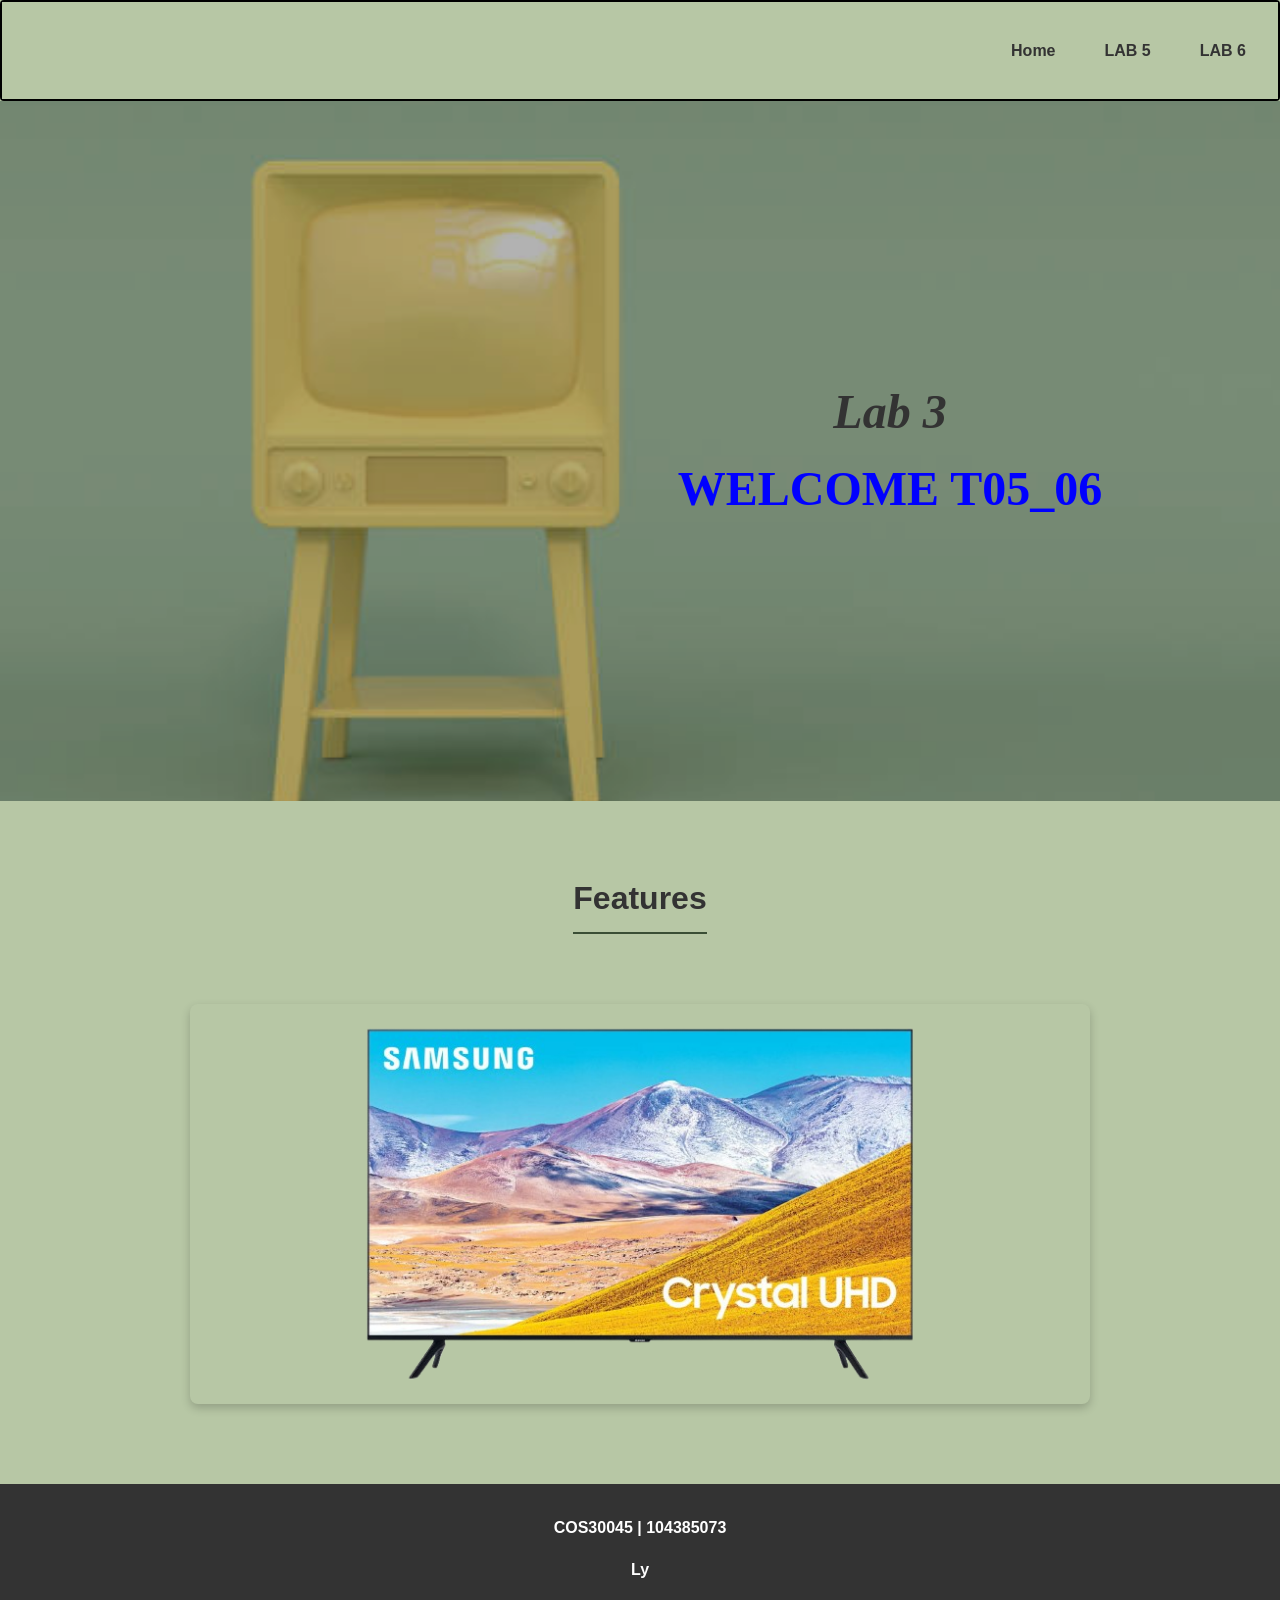
<file: index.html>
<!Doctype html>
<html lang="en">
<head>
    <title>Electrical Homepage</title>
    <meta charset="utf-8">
    <meta name="viewport" content="width=device-width, initial-scale=1">

    <!--include css for footer and header-->
    <link  rel="stylesheet" href="css/style.css">
    <link rel="stylesheet" href="css/header.css">
    <link rel="stylesheet" href="css/footer.css">
    <link rel="stylesheet" href="https://cdnjs.cloudflare.com/ajax/libs/font-awesome/6.4.0/css/all.min.css">

    

</head>
<body>

    <!--header-->
    <section>
    <div class="hero-content" id="header-container"></div>
    </section>


    <!--Contents Page-->
    <section class="hero hero-welcome">
        <div class="hero-content">
           
            <h2><span class="italic">Lab 3 </span> <BR><span class="welcome">WELCOME T05_06</span></h2>
        </div>
    </section>


    <!--image sliders if clicked will navigate to tv.html page-->

    <section class="features">
        <h3>Features</h3>
        <div class="slider">
            <div class="slides">
            <a href="tv.html"><img src="images/tv_1.png" alt="TV Feature 1"></a>
            <a href="tv.html"><img src="images/tv5.png" alt="TV Feature 2"></a>
            <a href="tv.html"><img src="images/tv3.jpg" alt="TV Feature 3"></a>
            </div>
        </div>
     </section>

    <!---footer-->
    <section>
    <div  class="hero-content" id="footer-container"></div>
    </section>



        </script>

         <script src="javascript/js1.js"></script>



</body>
</html>
</file>
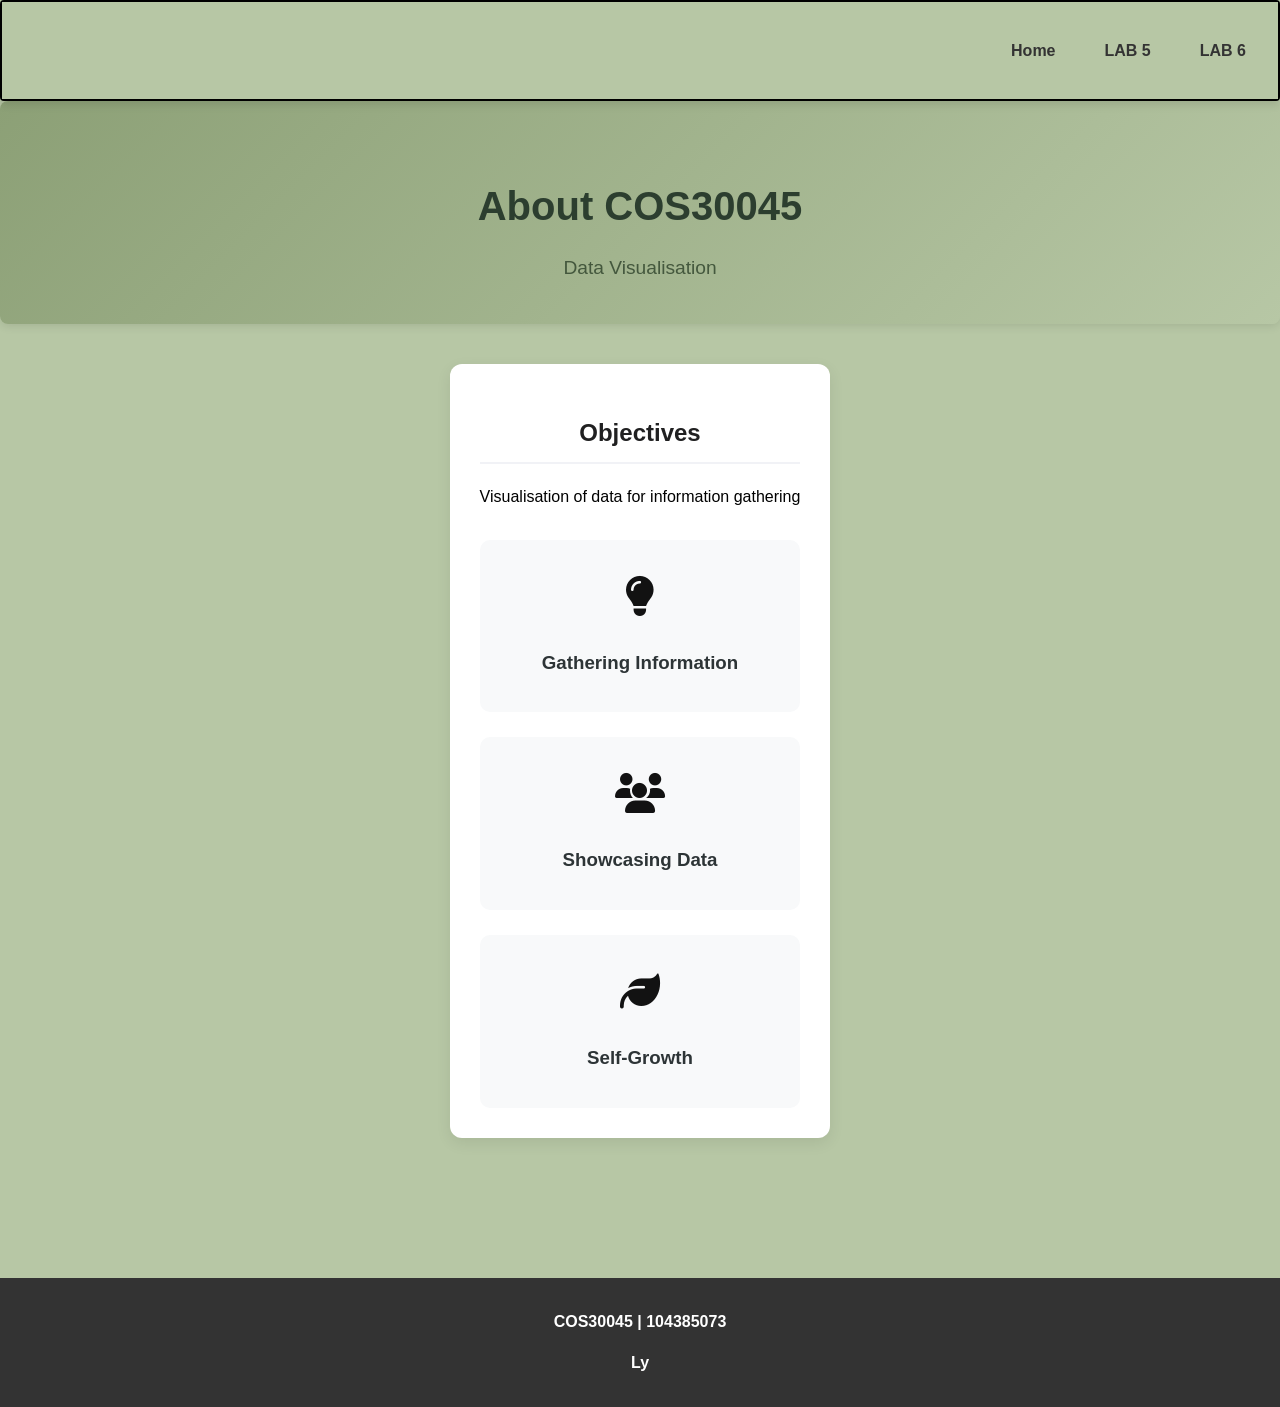
<file: about.html>
<!Doctype html>
<html lang="en">
<head>
    <title>About Us Page</title>
    <meta charset="utf-8">
    <meta name="viewport" content="width=device-width, initial-scale=1">

    <!--include css for footer and header-->
    <link  rel="stylesheet" href="/css/style.css">
    <link rel="stylesheet" href="/css/header.css">
    <link rel="stylesheet" href="/css/footer.css">
    <link rel="stylesheet" href="/css/about.css">
    <link rel="stylesheet" href="https://cdnjs.cloudflare.com/ajax/libs/font-awesome/6.4.0/css/all.min.css">

    

</head>
<body>



      <!--header-->
    <section>
    <div class="hero-content" id="header-container"></div>
    </section>


      <!-- Page Header -->
    <section class="page-header">
        <h1>About COS30045</h1>
        <p>Data Visualisation</p>
    </section>

    <!-- Main Content -->
    <main class="about-content">
       
        <section class="about-section">
            <h2>Objectives</h2>
            <p>Visualisation of data for information gathering</p>
            
            <div class="values-grid">
                <div class="value-item">
                    <div class="value-icon">
                        <i class="fas fa-lightbulb"></i>
                    </div>
                    <h3>Gathering Information</h3>
                </div>
                
                <div class="value-item">
                    <div class="value-icon">
                        <i class="fas fa-users"></i>
                    </div>
                    <h3>Showcasing Data</h3>
                </div>
                
                <div class="value-item">
                    <div class="value-icon">
                        <i class="fas fa-leaf"></i>
                    </div>
                    <h3>Self-Growth</h3>
                </div>
            </div>
        </section>
    </main>
   
  

     <!---footer-->
     <section>
        <div  class="hero-content" id="footer-container"></div>
        </section>
    
        
    
       <script src="javascript/js1.js"></script>
    
    



</body>
</html>
</file>
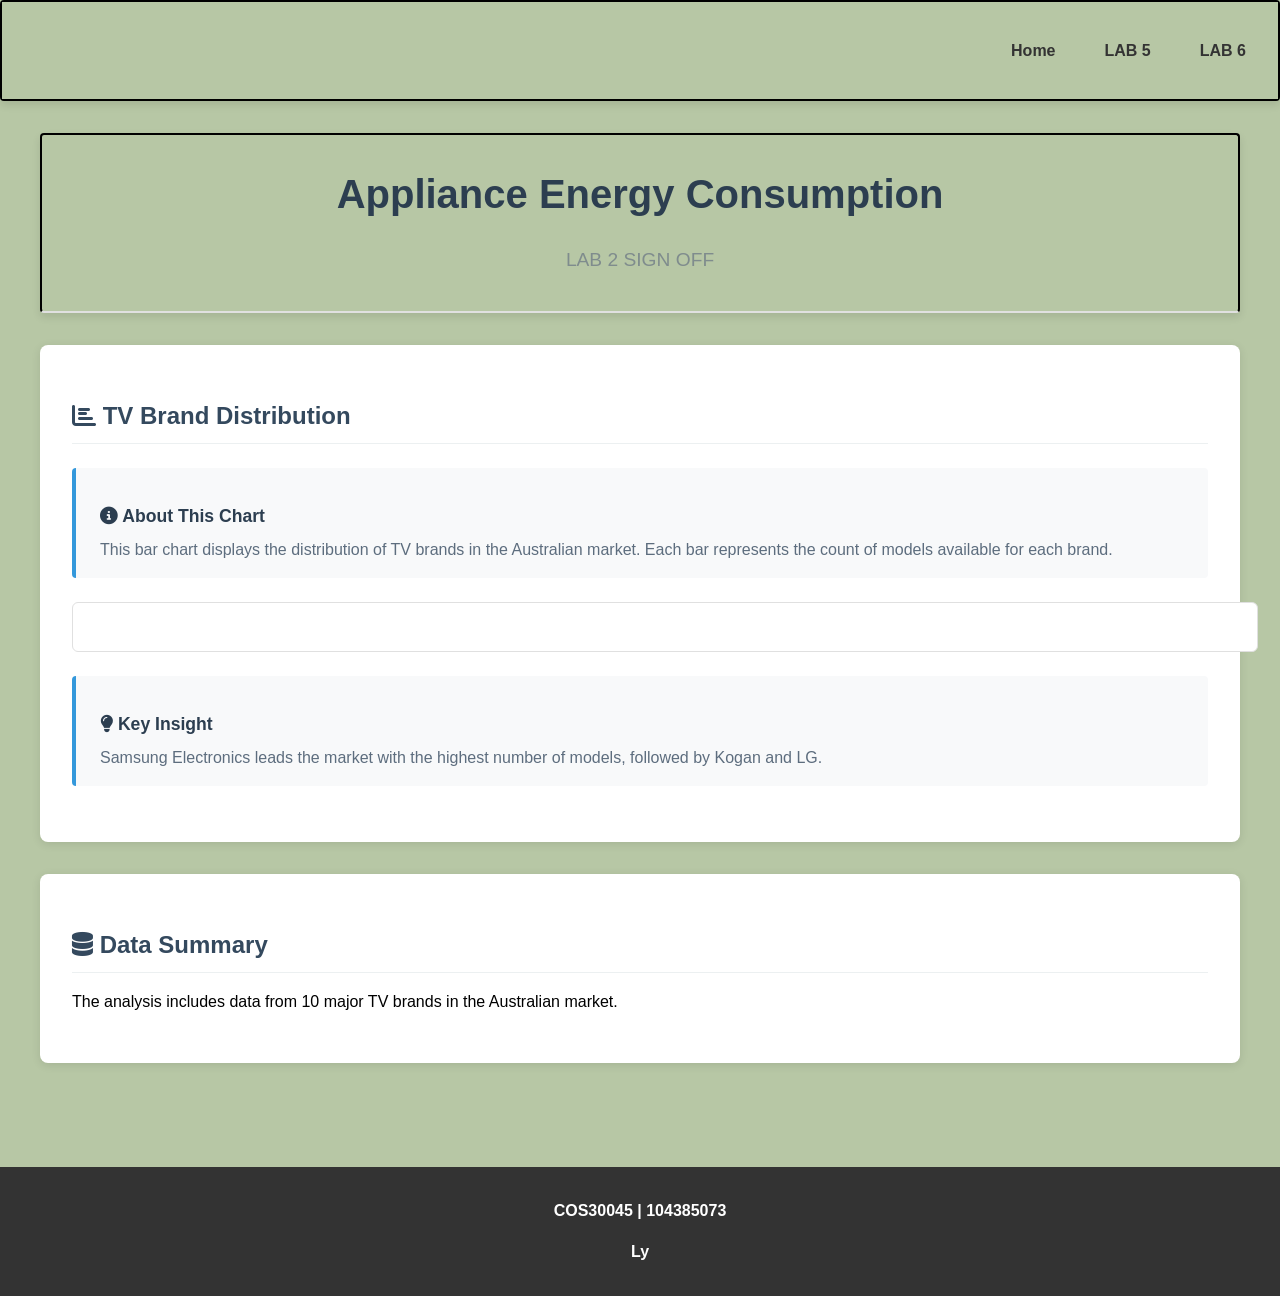
<file: index2.html>
<!Doctype html>
<html lang="en">
<head>
    <title>TV Brand Analysis - Lab 2</title>
    <meta charset="utf-8">
    <meta name="viewport" content="width=device-width, initial-scale=1">

    <!-- Include CSS files -->
    <link rel="stylesheet" href="css/style.css">
    <link rel="stylesheet" href="css/lab4.css">
    <link rel="stylesheet" href="css/header.css">
    <link rel="stylesheet" href="css/footer.css">
   
    <link rel="stylesheet" href="https://cdnjs.cloudflare.com/ajax/libs/font-awesome/6.4.0/css/all.min.css">
</head>
<body>

    <!-- Header -->
    <section>
        <div class="hero-content" id="header-container"></div>
    </section>

    <!-- Main Content -->
    <main class="lab2-container">
        <header class="lab2-header">
            <h1>Appliance Energy Consumption</h1>
            <p class="subtitle">LAB 2  SIGN OFF </p>
        </header>


        <!-- Chart Section -->
        <section class="chart-section">
            <h2><i class="fas fa-chart-bar"></i> TV Brand Distribution</h2>
            
            <div class="info-panel">
                <h3><i class="fas fa-info-circle"></i> About This Chart</h3>
                <p>This bar chart displays the distribution of TV brands in the Australian market. Each bar represents the count of models available for each brand.</p>
            </div>

            <div class="responsive-svg-container">
                <!-- Chart will be inserted here by JavaScript -->
            </div>

            <div class="info-panel">
                <h3><i class="fas fa-lightbulb"></i> Key Insight</h3>
                <p>Samsung Electronics leads the market with the highest number of models, followed by Kogan and LG.</p>
            </div>
        </section>

        <!-- Additional Info Section -->
        <section class="chart-section">
            <h2><i class="fas fa-database"></i> Data Summary</h2>
            <div id="content" class="content">
                <p>The analysis includes data from 10 major TV brands in the Australian market.</p>
                
              
            </div>
        </section>
    </main>

    <!-- Footer -->
    <section>
        <div class="hero-content" id="footer-container"></div>
    </section>

    <!-- JavaScript Files -->
    <script src="https://d3js.org/d3.v7.min.js"></script>
    <script src="javascript/t04-5-bars.js"></script>  
    <script src="javascript/js1.js"></script>
    
   
</body>
</html>
</file>
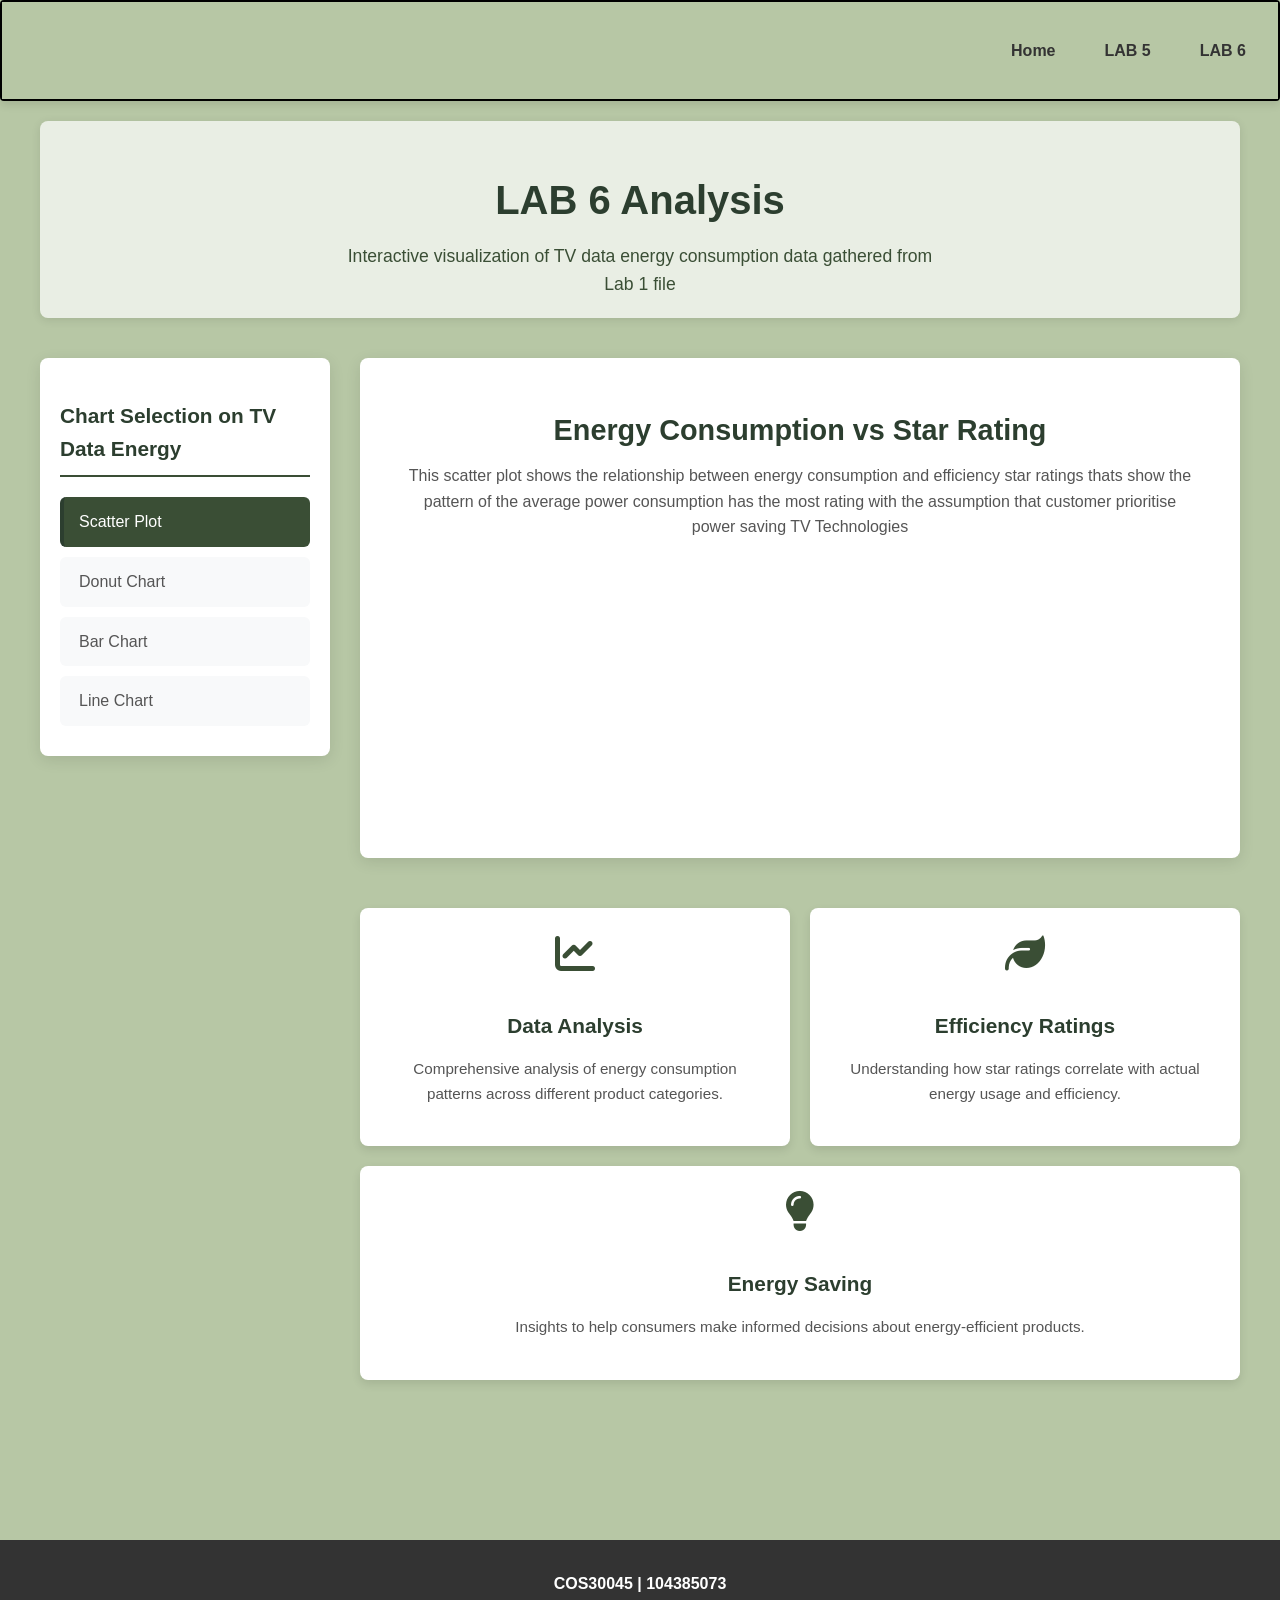
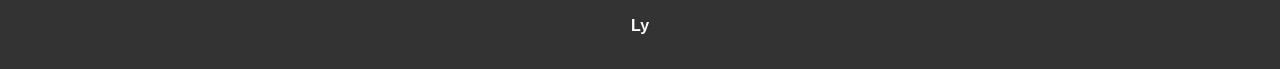
<file: indexlab6.html>
<!Doctype html>
<html lang="en">
<head>
    <title>T05: Multi-Chart Webpage</title>
    <meta charset="utf-8">
    <meta name="viewport" content="width=device-width, initial-scale=1">

    <!-- Include css for footer and header -->
    <link rel="stylesheet" href="css/style.css">
    <link rel="stylesheet" href="css/style6.css">
    <link rel="stylesheet" href="css/header.css">
    <link rel="stylesheet" href="css/footer.css">
    <link rel="stylesheet" href="https://cdnjs.cloudflare.com/ajax/libs/font-awesome/6.4.0/css/all.min.css">
</head>

<body>
    <!-- Header -->
    <section>
        <div class="hero-content" id="header-container"></div>
    </section>
    
    <!-- Main Content -->
    <main class="main-container">
        <!-- Page Title -->
        <div class="page-header">
            <h1>LAB 6 Analysis</h1>
            <p>Interactive visualization of TV data energy consumption data gathered from Lab 1 file</p>
        </div>
        
        <!-- Dashboard Layout -->
        <div class="dashboard">
            <!-- Left Side Navigation -->
            <nav class="chart-nav">
                <h3>Chart Selection on TV Data Energy</h3>
                <ul class="nav-list">
                    <li><a href="#" class="nav-link active" data-chart="scatterplot">Scatter Plot</a></li>
                    <li><a href="#" class="nav-link" data-chart="donut">Donut Chart</a></li>
                    <li><a href="#" class="nav-link" data-chart="barchart">Bar Chart</a></li>
                    <li><a href="#" class="nav-link" data-chart="linechart">Line Chart</a></li>
                </ul>
            </nav>
            
            <!-- Chart Display Area -->
            <div class="chart-area">
                <!-- SCATTER PLOT CHART 1 -->
                <section class="chart-section active" id="scatterplot-section">
                    <div class="chart-container">
                        <div class="chart-header">
                            <h2>Energy Consumption vs Star Rating</h2>
                            <p class="chart-description">This scatter plot shows the relationship between energy consumption and efficiency star ratings thats show the pattern 
                                of the average power consumption has the most rating with the assumption that customer prioritise power saving TV Technologies<br>
                            </p>
                        </div>
                        <div class="chart-spacer"></div>

                        <div id="scatterplot" class="chart-visualization">
                            <!-- scatter plot chart rendered here -->
                        </div>
                    </div>
                </section>

                <!-- DONUT-CHART CHART 2  ENERGY CONSUMPTION ON DIFFERENT SCREEN TECHNOLOGIES ALL TVS -->
                <!-- DONUT-CHART CHART 2 -->
                <section class="chart-section" id="donut-section">
                    <div class="chart-container">
                        <div class="chart-header">
                            <h2>Energy Consumption by Screen Technology</h2>
                            <p class="chart-description">This donut chart shows the distribution of energy consumption across different TV screen technologies <br>
                            with LED being the highest at consuming power
                            </p>                        </div>
                        <div id="donut-chart" class="chart-visualization">
                            <!-- donut chart will be rendered here -->
                        </div>
                    </div>
                </section>


                <!-- BAR CHART 3 -->
                <section class="chart-section" id="barchart-section">
                    <div class="chart-container">
                        <div class="chart-header">
                            <h2>Energy Consumption of 55-inch TV Screen Technologies</h2>
                            <p class="chart-description">This bar chart compares energy consumption across different screen technologies for 55-inch TVs <br>
                            with LCD being the lowest </p>
                        </div>
                        <div class="chart-spacer"></div>


                        <div id="bar-chart" class="chart-visualization">
                            <!-- bar chart rendered here -->
                        </div>
                    </div>
                </section>


                <!-- LINE CHART 4 -->
                <section class="chart-section" id="linechart-section">
                    <div class="chart-container">
                        <div class="chart-header">
                            <h2>Price Trends Over Years</h2>
                            <p class="chart-description">This line chart shows how power prices changes from 1998 to 2024 </p>
                        </div>
                        <div id="line-chart" class="chart-visualization">
                            <!-- line chart rendered here -->
                        </div>
                    </div>
                </section>


        <!-- Additional content sections -->
        <section class="info-section">
            <div class="info-cards">
                <div class="info-card">
                    <i class="fas fa-chart-line"></i>
                    <h3>Data Analysis</h3>
                    <p>Comprehensive analysis of energy consumption patterns across different product categories.</p>
                </div>
                <div class="info-card">
                    <i class="fas fa-leaf"></i>
                    <h3>Efficiency Ratings</h3>
                    <p>Understanding how star ratings correlate with actual energy usage and efficiency.</p>
                </div>
                <div class="info-card">
                    <i class="fas fa-lightbulb"></i>
                    <h3>Energy Saving</h3>
                    <p>Insights to help consumers make informed decisions about energy-efficient products.</p>
                </div>
            </div>
        </section>
    </main>
    
   

    <script src="https://d3js.org/d3.v7.min.js"></script>
    <script src="javascript/scatterplot.js"></script>
    <script src="javascript/donutchart.js"></script>
    <script src="javascript/barchart.js"></script>
    <script src="javascript/linechart.js"></script>
    <script src="javascript/js1.js"></script>
    <script src="javascript/chart.js"></script>

     <!-- Footer -->
     <section>
        <div class="hero-content" id="footer-container"></div>
    </section>
 
</body>
</html>
</file>
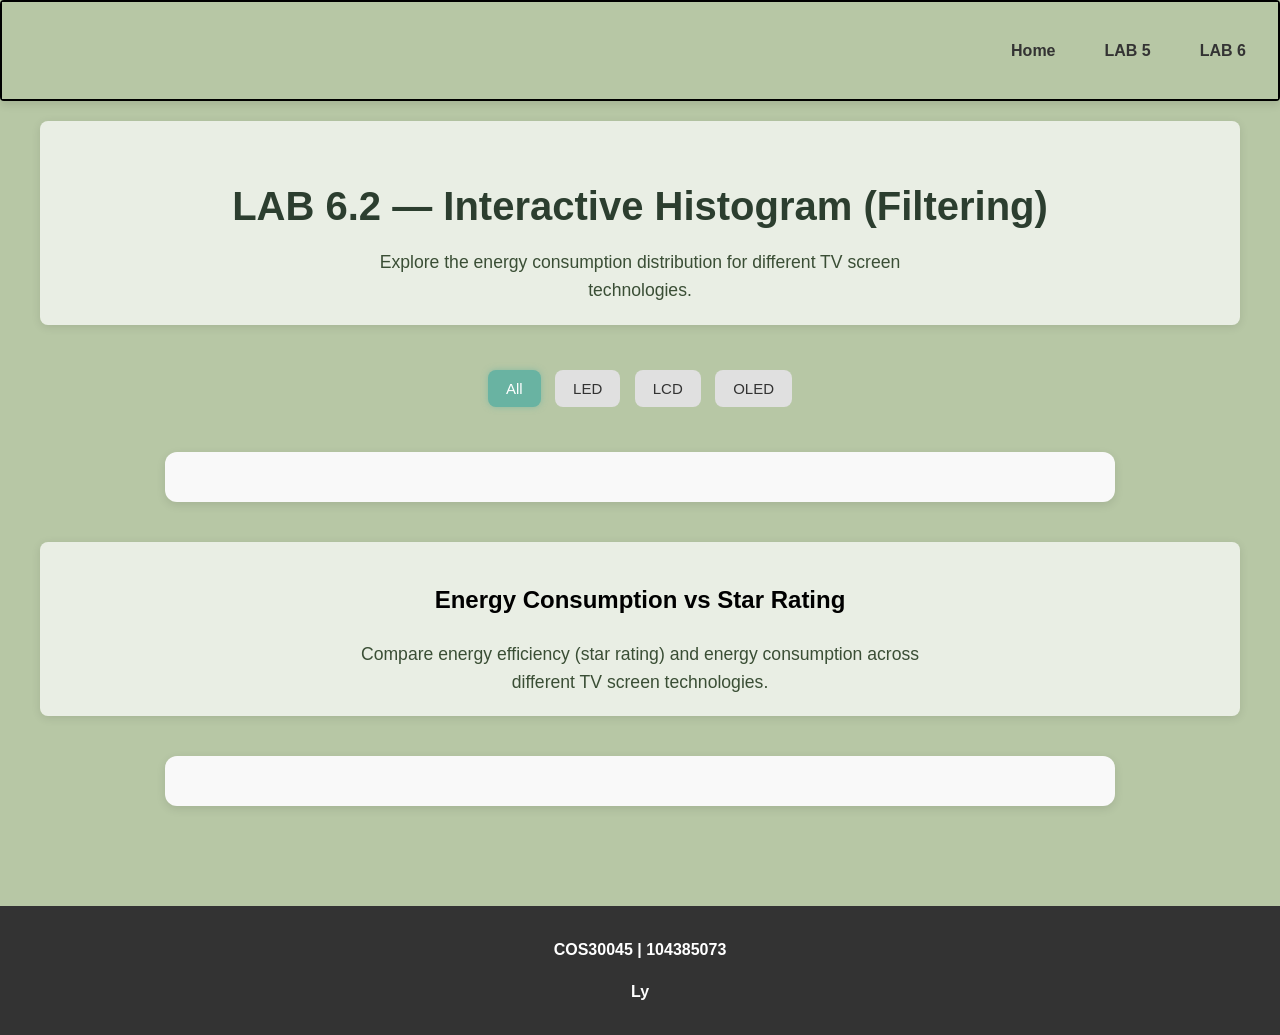
<file: indexlab7.html>
<!Doctype html>
<html lang="en">
<head>
    <title>T05: Multi-Chart Webpage</title>
    <meta charset="utf-8">
    <meta name="viewport" content="width=device-width, initial-scale=1">

    <!-- Include css for footer and header -->
    <link rel="stylesheet" href="css/style.css">
    <link rel="stylesheet" href="css/histogram.css">
    <link rel="stylesheet" href="css/header.css">
    <link rel="stylesheet" href="css/footer.css">
    <link rel="stylesheet" href="https://cdnjs.cloudflare.com/ajax/libs/font-awesome/6.4.0/css/all.min.css">
</head>

<body>
     <!-- Header -->
     <section>
        <div class="hero-content" id="header-container"></div>
    </section>



  <main class="main-container">
    <section>
      <div class="page-header">
        <h1>LAB 6.2 — Interactive Histogram (Filtering)</h1>
        <p>Explore the energy consumption distribution for different TV screen technologies.</p>
      </div>

      <!-- Filter buttons -->
      <div id="filter-buttons" class="button-container">
        <button class="filter-btn active" data-tech="All">All</button>
        <button class="filter-btn" data-tech="LED">LED</button>
        <button class="filter-btn" data-tech="LCD">LCD</button>
        <button class="filter-btn" data-tech="OLED">OLED</button>
      </div>

      <!-- Histogram container -->
      <div id="histogram"></div>
    </section>

    <!-- Scatterplot container -->
        <section>
            <div class="page-header">
            <h2>Energy Consumption vs Star Rating</h2>
            <p>Compare energy efficiency (star rating) and energy consumption across different TV screen technologies.</p>
            </div>
            <div id="scatterplot"></div>
        </section>


  </main>




 <script src="https://d3js.org/d3.v7.min.js"></script>
  <script src="javascript/js1.js"></script>
  <script src="javascript/histogram.js"></script>
  <script src="javascript/scatterplot2.js"></script>



   <!-- Footer -->
   <section>
    <div class="hero-content" id="footer-container"></div>
</section>
</body>
</html>
</file>
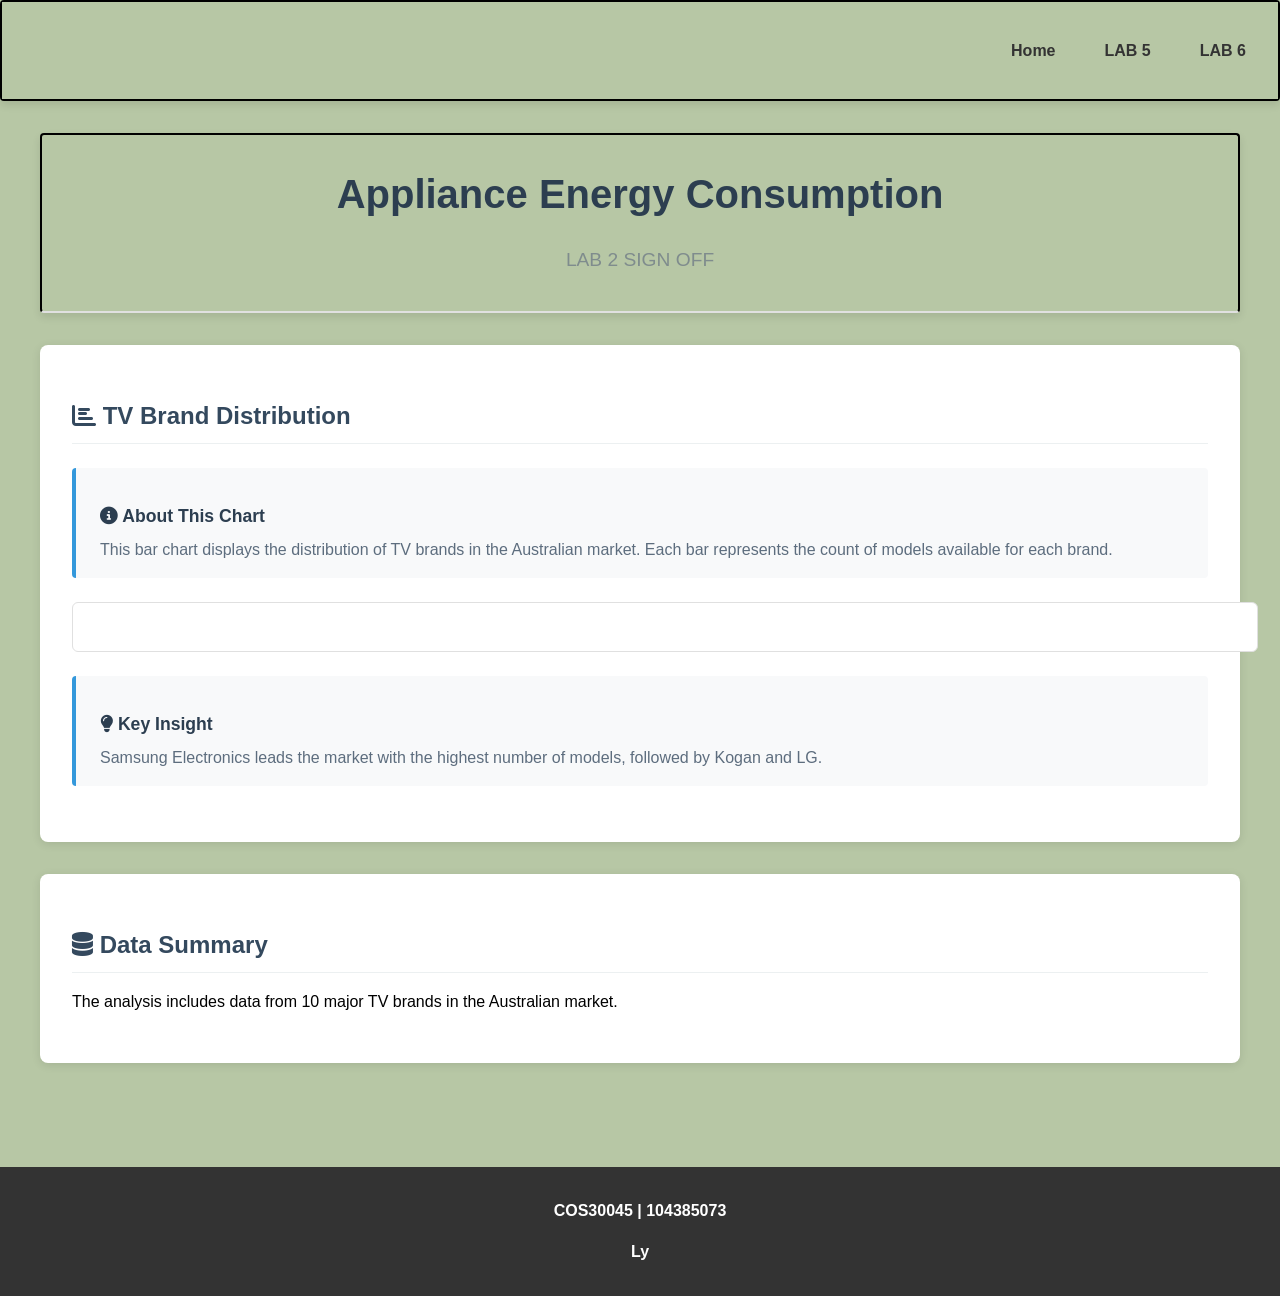
<file: test.html>
<!Doctype html>
<html lang="en">
<head>
    <title>TV Brand Analysis - Lab 2</title>
    <meta charset="utf-8">
    <meta name="viewport" content="width=device-width, initial-scale=1">

    <!-- Include CSS files -->
    <link rel="stylesheet" href="css/style.css">
    <link rel="stylesheet" href="css/lab4.css">
    <link rel="stylesheet" href="css/header.css">
    <link rel="stylesheet" href="css/footer.css">
   
    <link rel="stylesheet" href="https://cdnjs.cloudflare.com/ajax/libs/font-awesome/6.4.0/css/all.min.css">
</head>
<body>

    <!-- Header -->
    <section>
        <div class="hero-content" id="header-container"></div>
    </section>

    <!-- Main Content -->
    <main class="lab2-container">
        <header class="lab2-header">
            <h1>Appliance Energy Consumption</h1>
            <p class="subtitle">LAB 2  SIGN OFF </p>
        </header>


        <!-- Chart Section -->
        <section class="chart-section">
            <h2><i class="fas fa-chart-bar"></i> TV Brand Distribution</h2>
            
            <div class="info-panel">
                <h3><i class="fas fa-info-circle"></i> About This Chart</h3>
                <p>This bar chart displays the distribution of TV brands in the Australian market. Each bar represents the count of models available for each brand.</p>
            </div>

            <div class="responsive-svg-container">
                <!-- Chart will be inserted here by JavaScript -->
            </div>

            <div class="info-panel">
                <h3><i class="fas fa-lightbulb"></i> Key Insight</h3>
                <p>Samsung Electronics leads the market with the highest number of models, followed by Kogan and LG.</p>
            </div>
        </section>

        <!-- Additional Info Section -->
        <section class="chart-section">
            <h2><i class="fas fa-database"></i> Data Summary</h2>
            <div id="content" class="content">
                <p>The analysis includes data from 10 major TV brands in the Australian market.</p>
                
              
            </div>
        </section>
    </main>

    <!-- Footer -->
    <section>
        <div class="hero-content" id="footer-container"></div>
    </section>

    <!-- JavaScript Files -->
    <script src="https://d3js.org/d3.v7.min.js"></script>
    <script src="javascript/t04-5-bars.js"></script>  
    <script src="javascript/js1.js"></script>
    
   
</body>
</html>
</file>
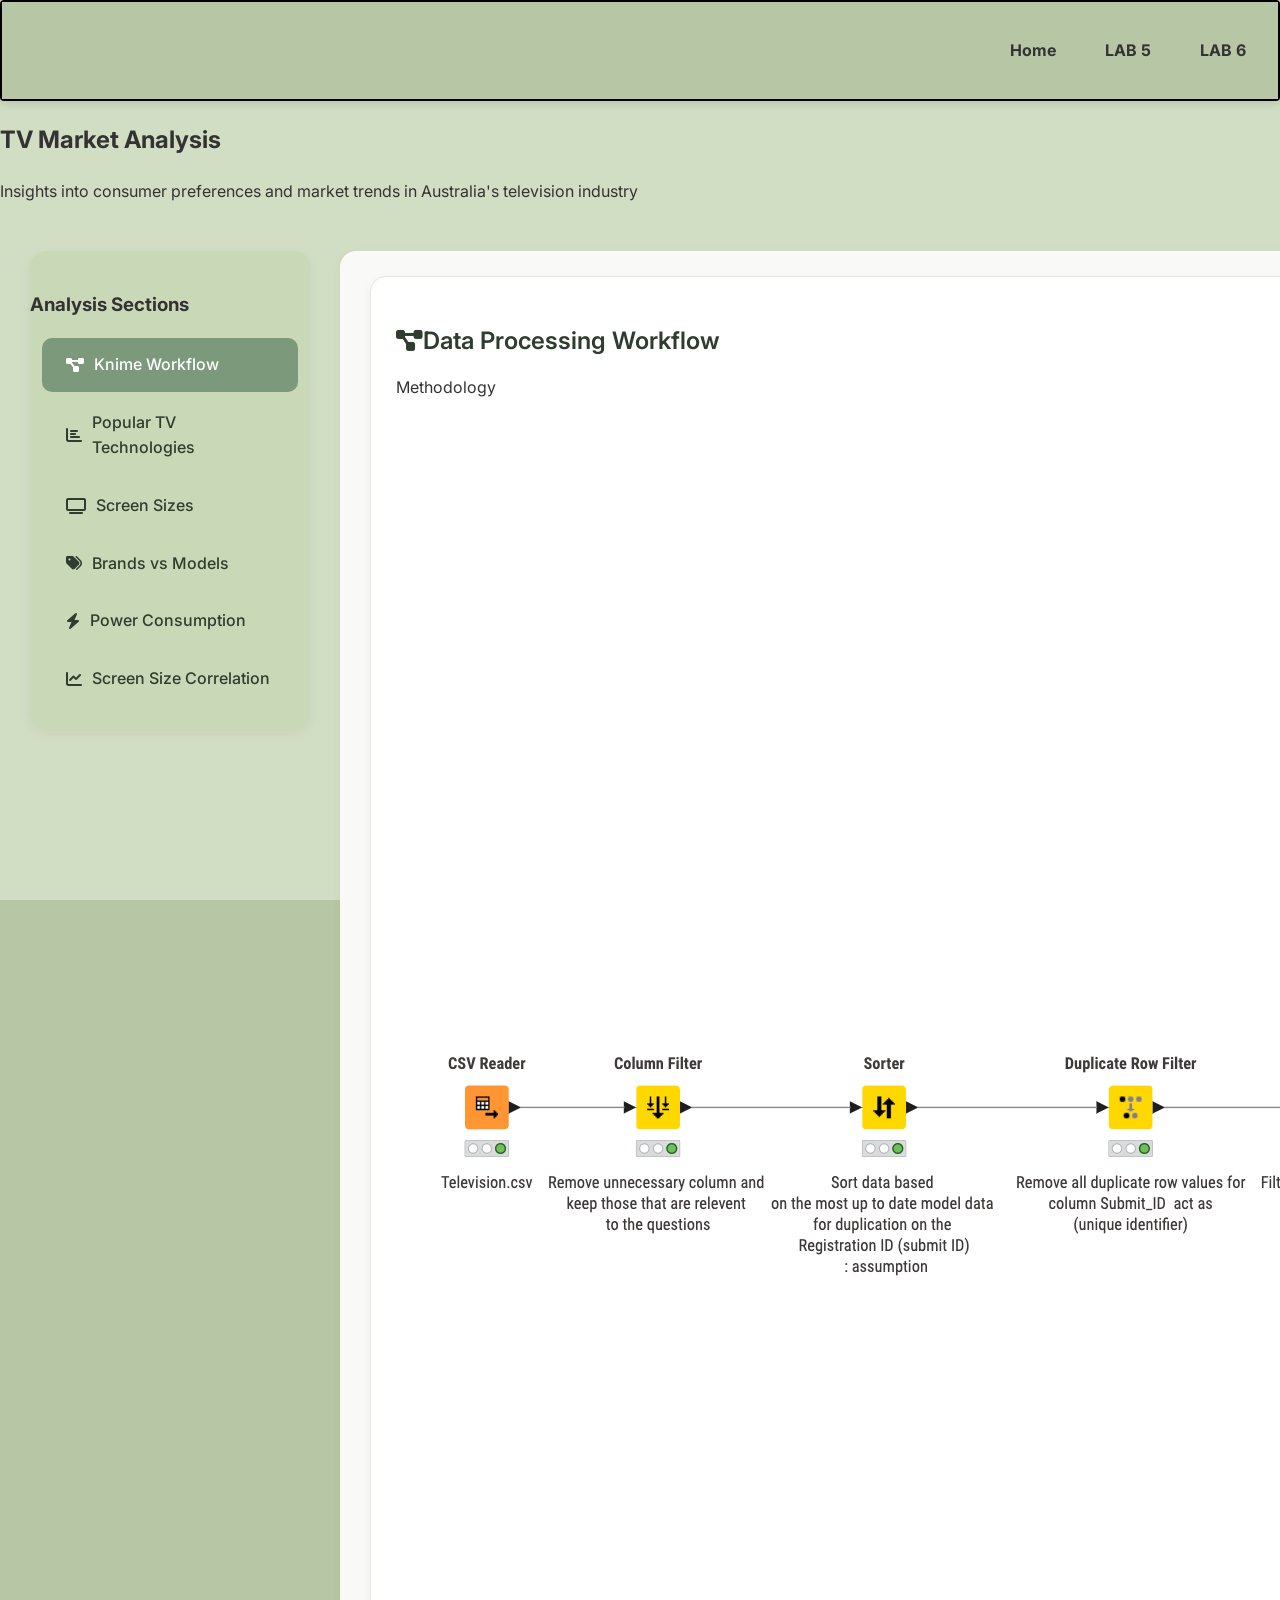
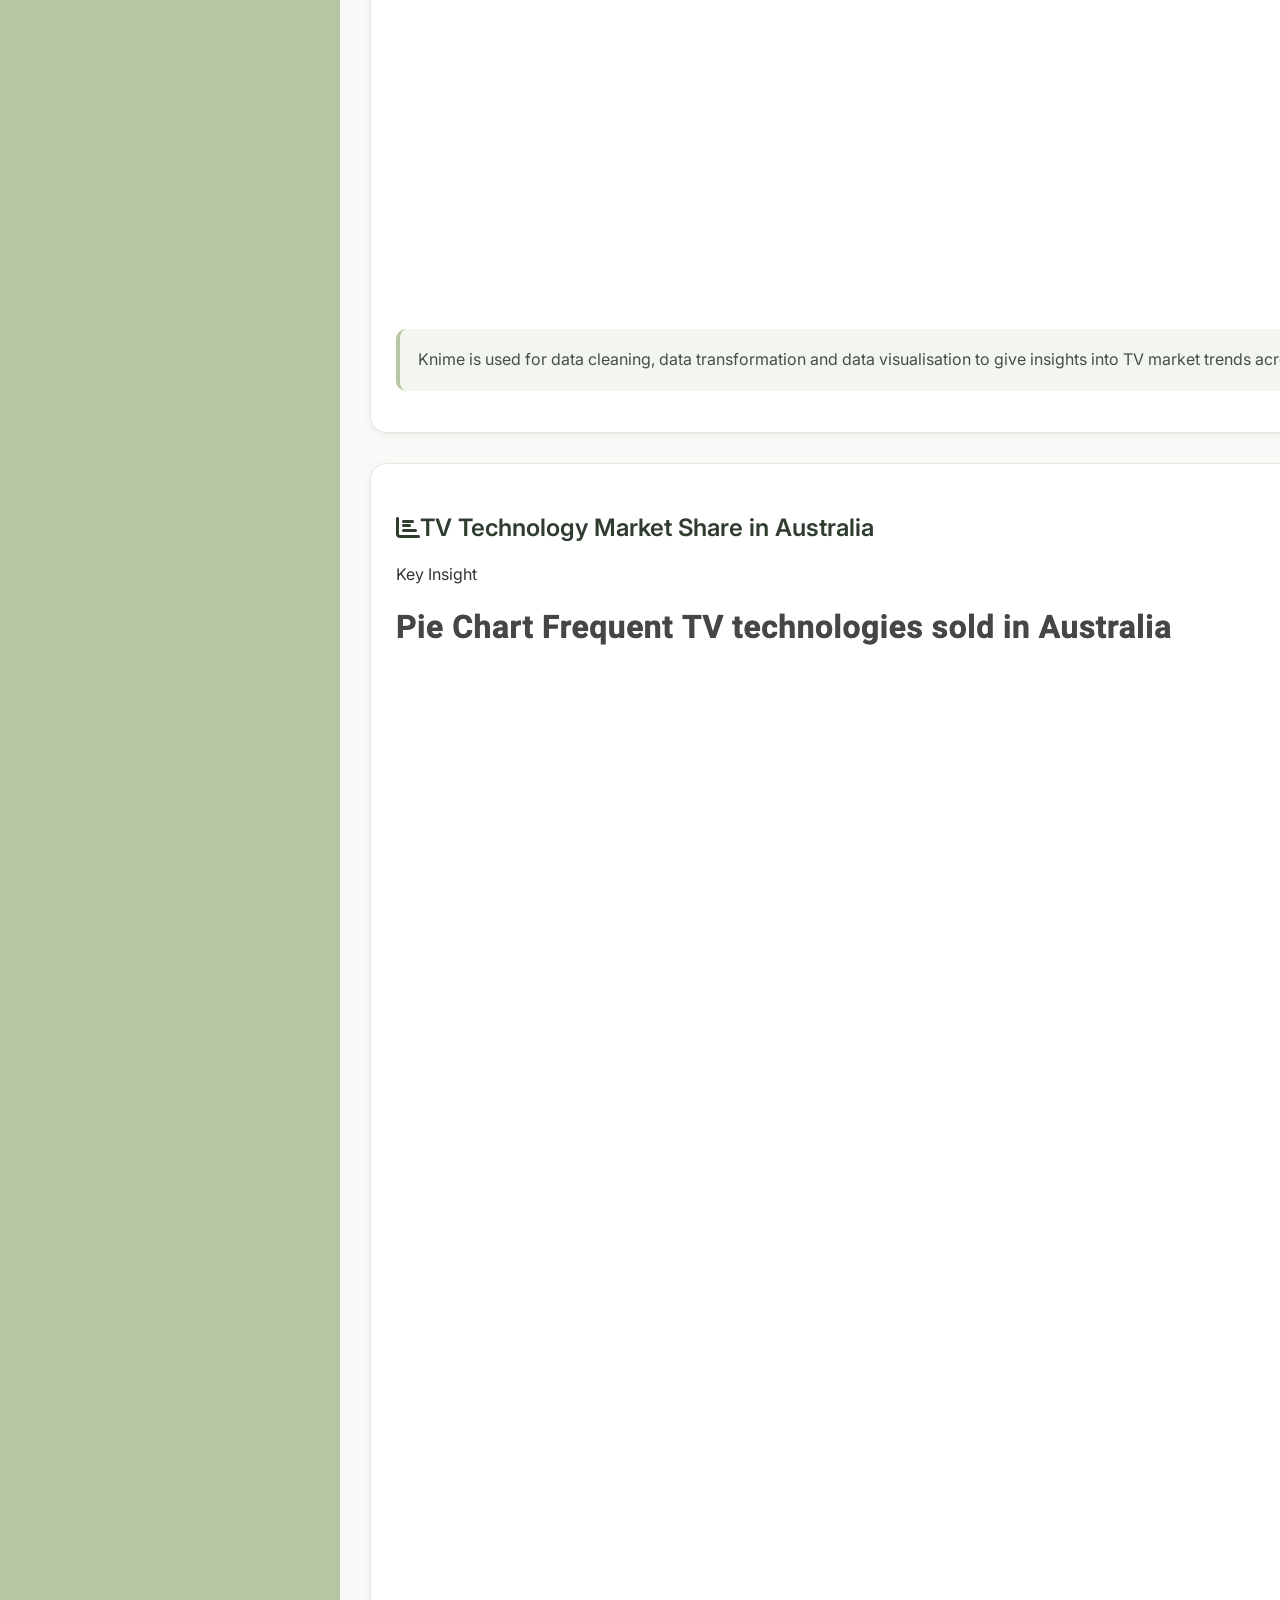
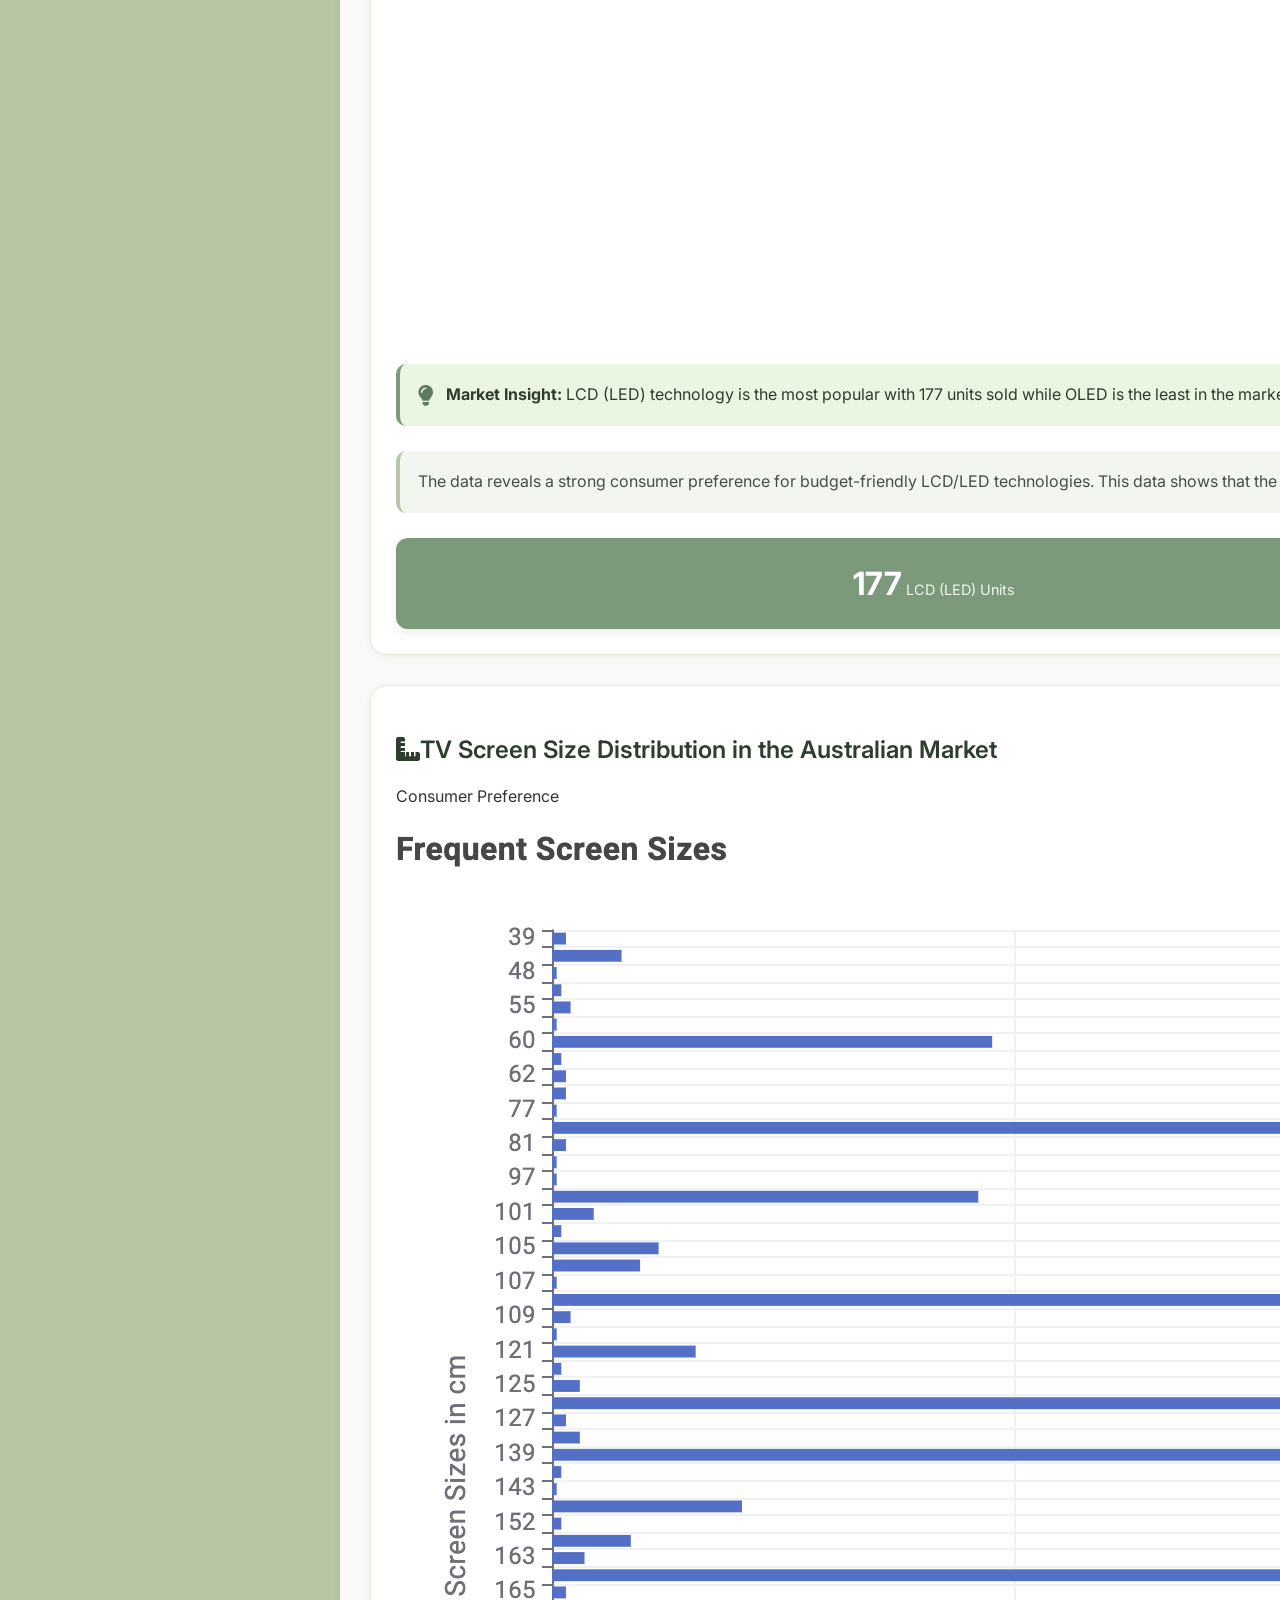
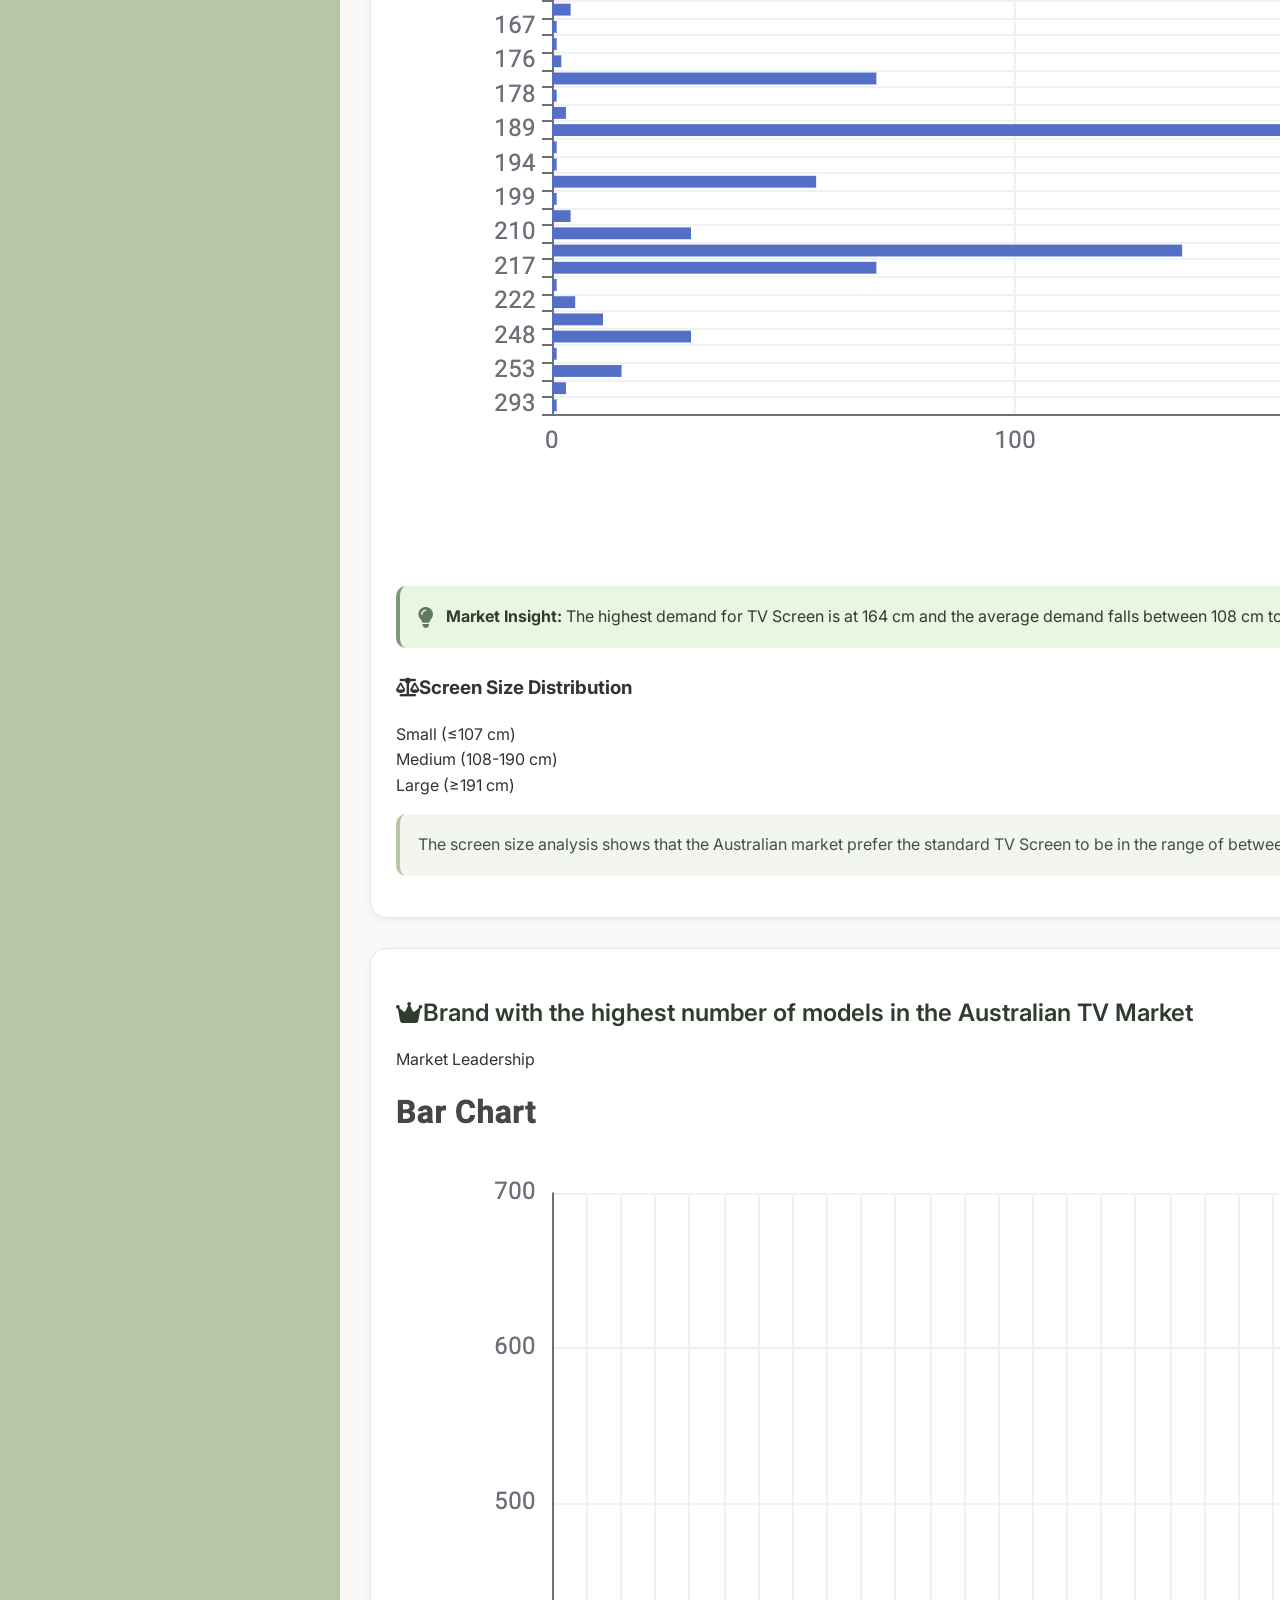
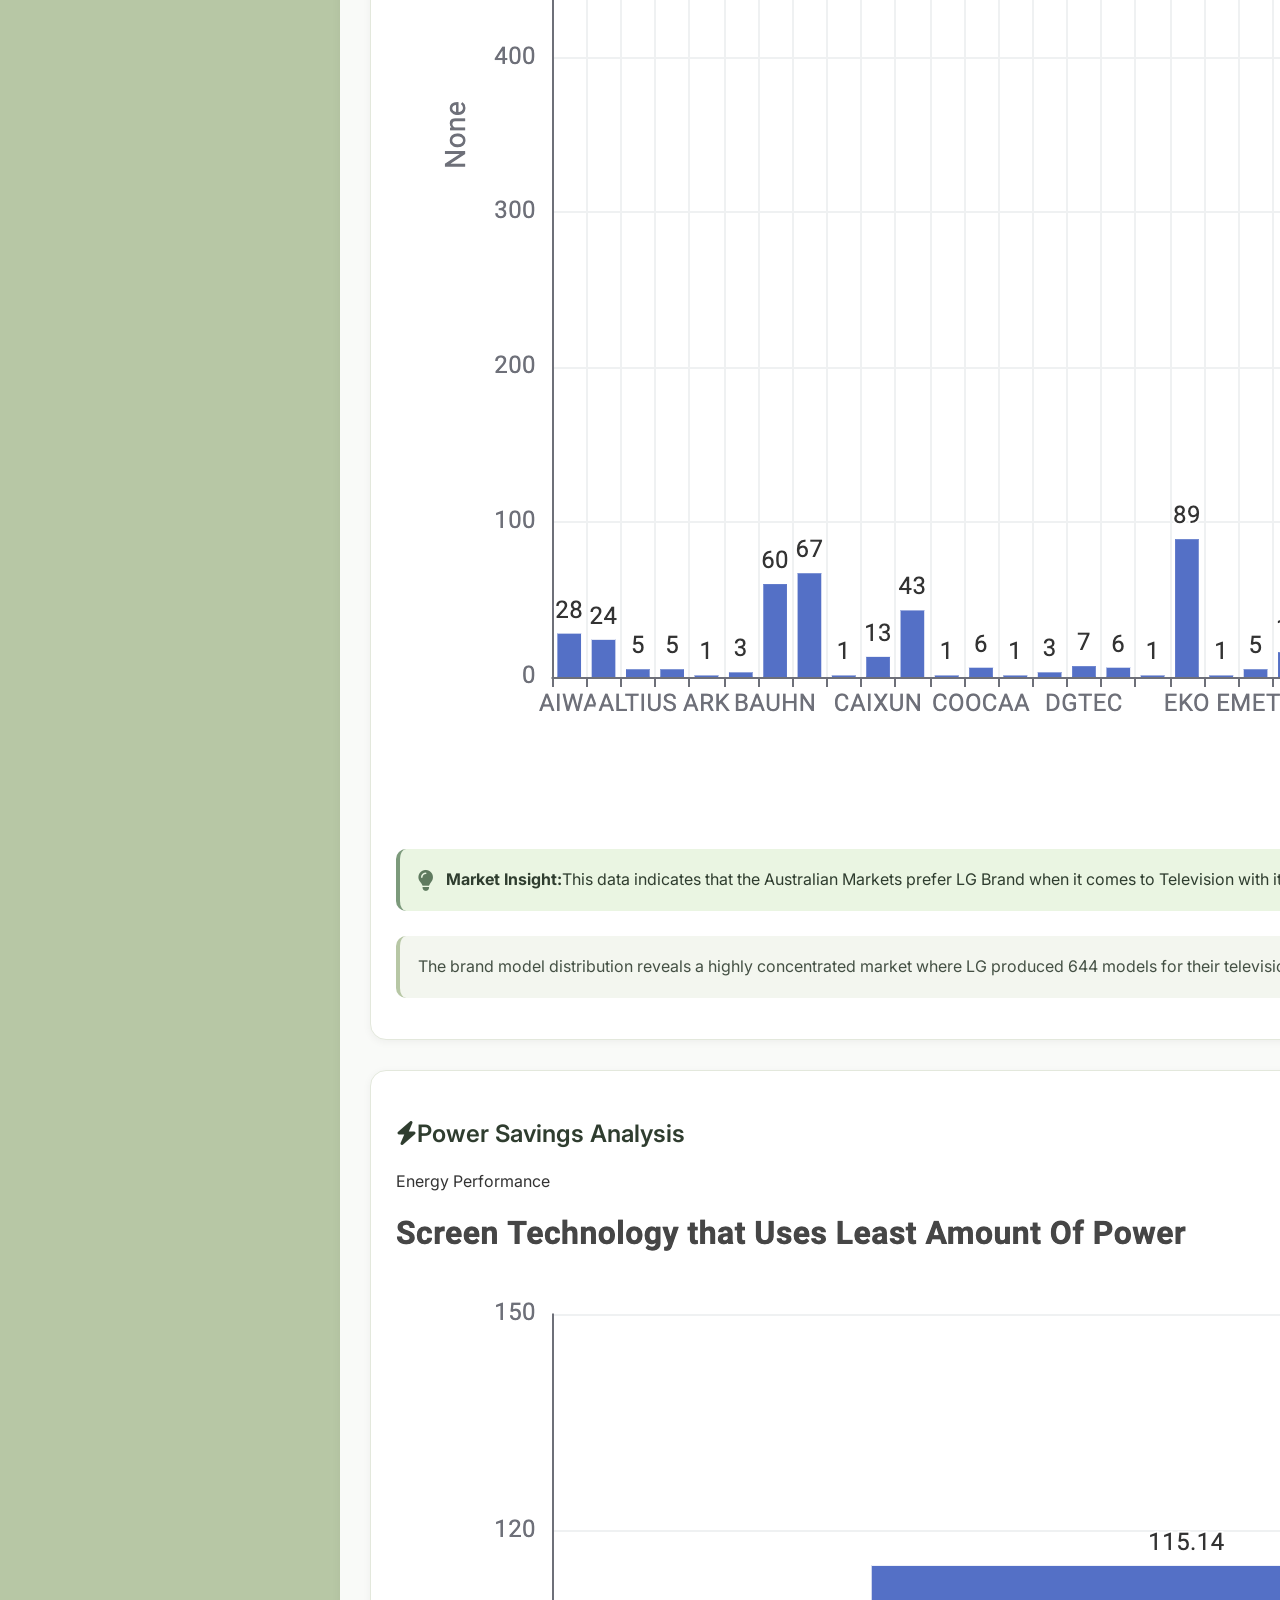
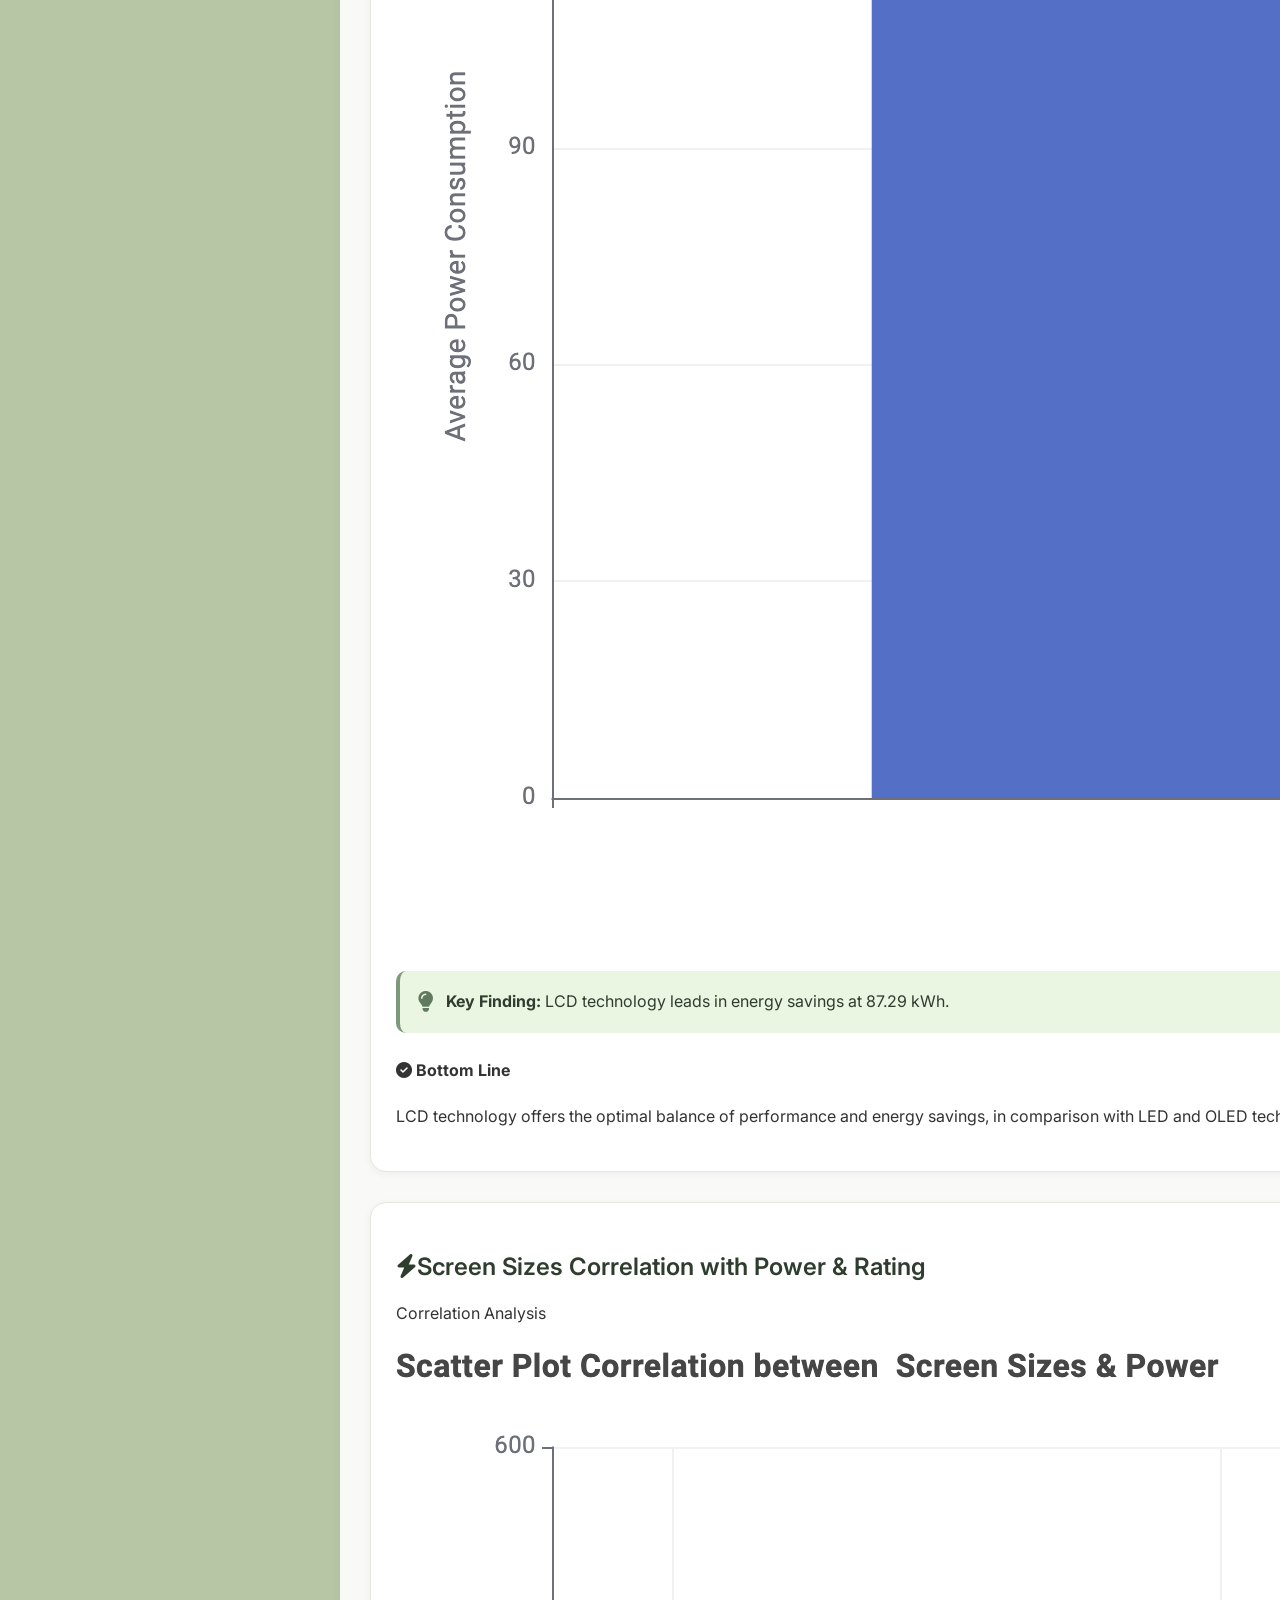
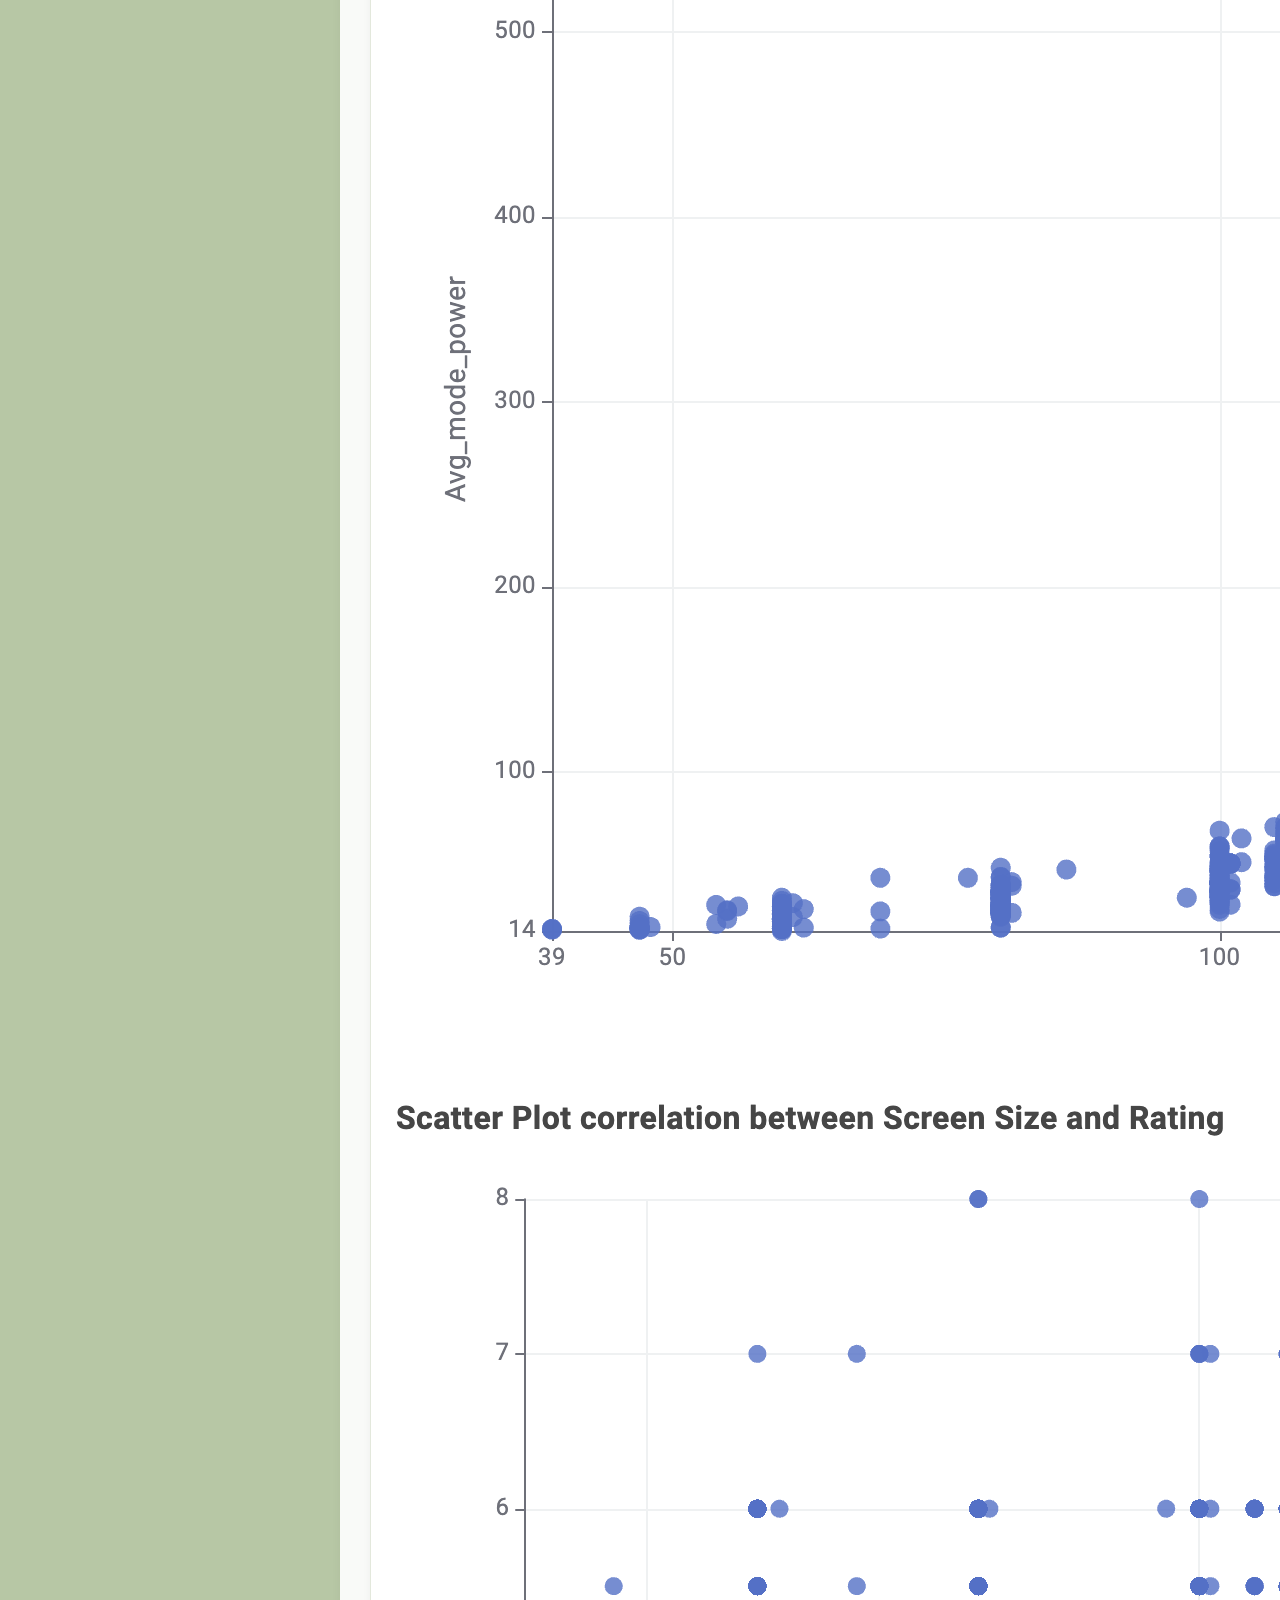
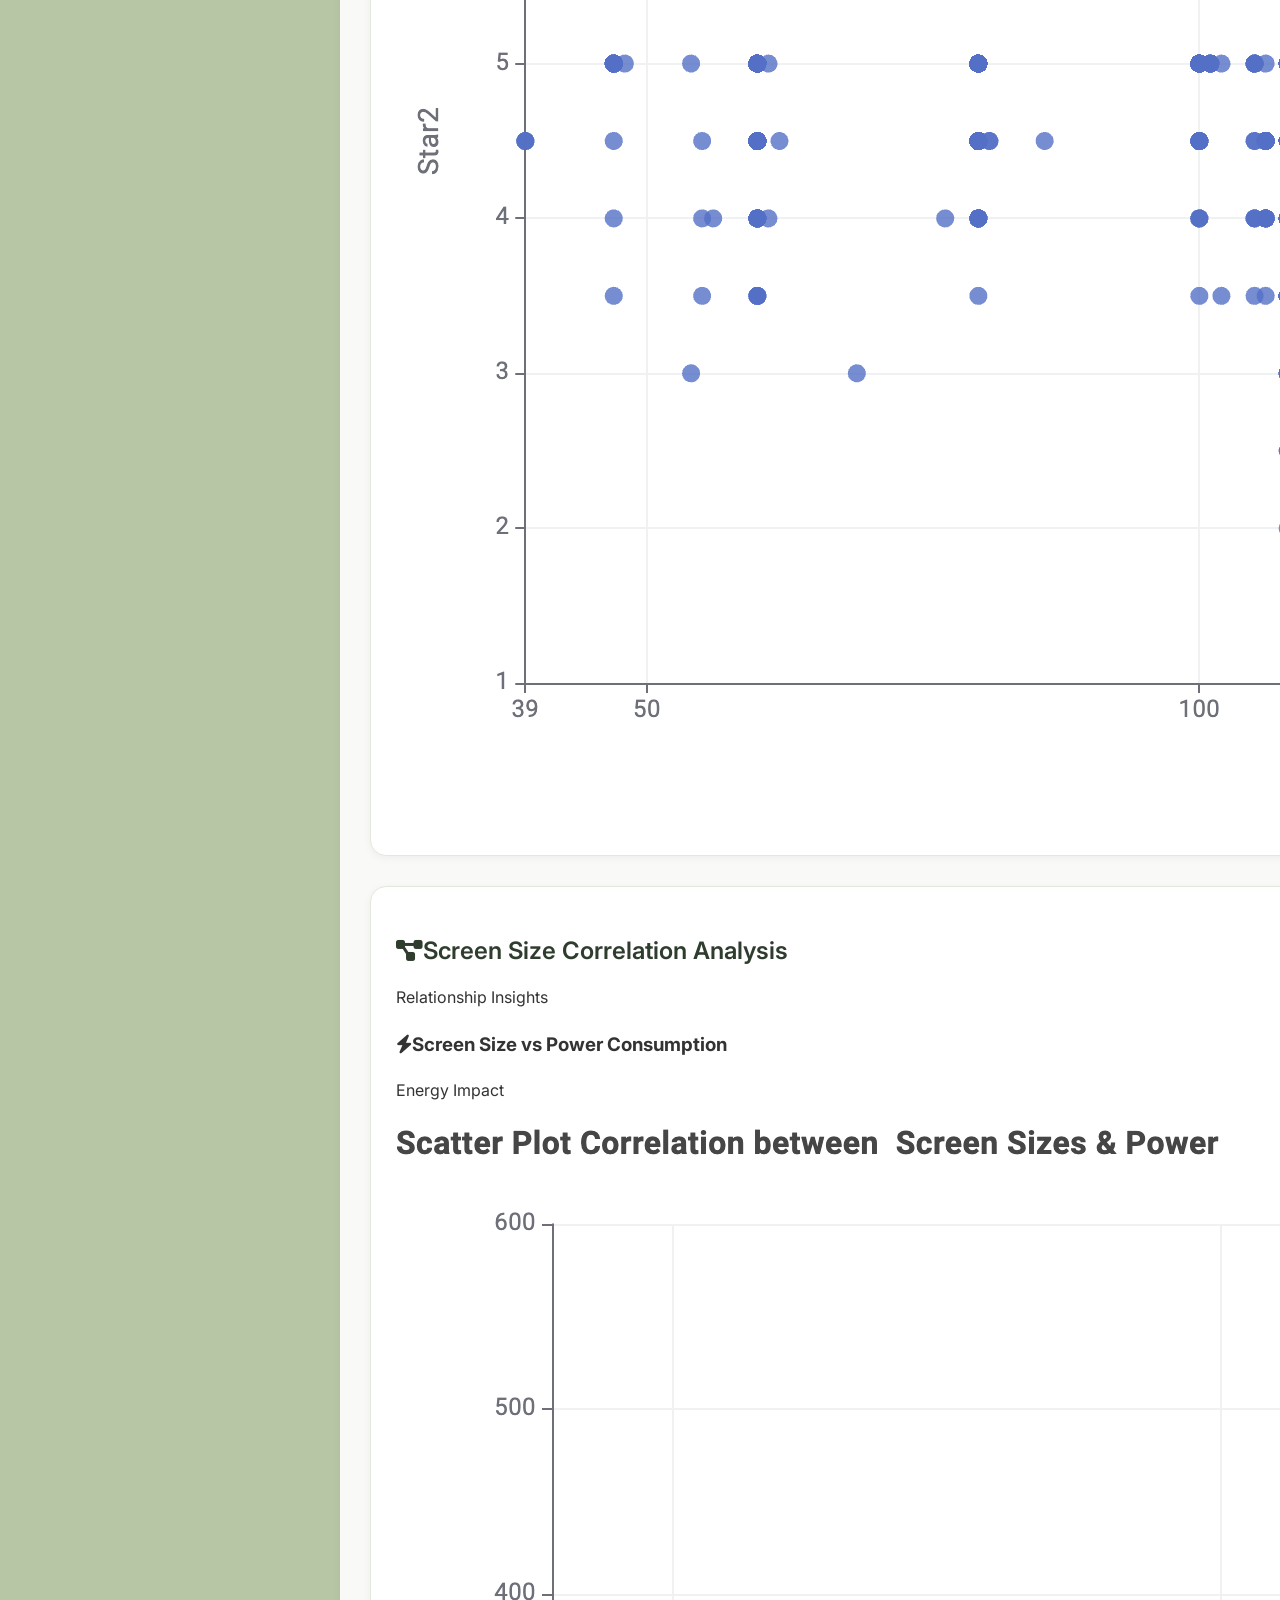
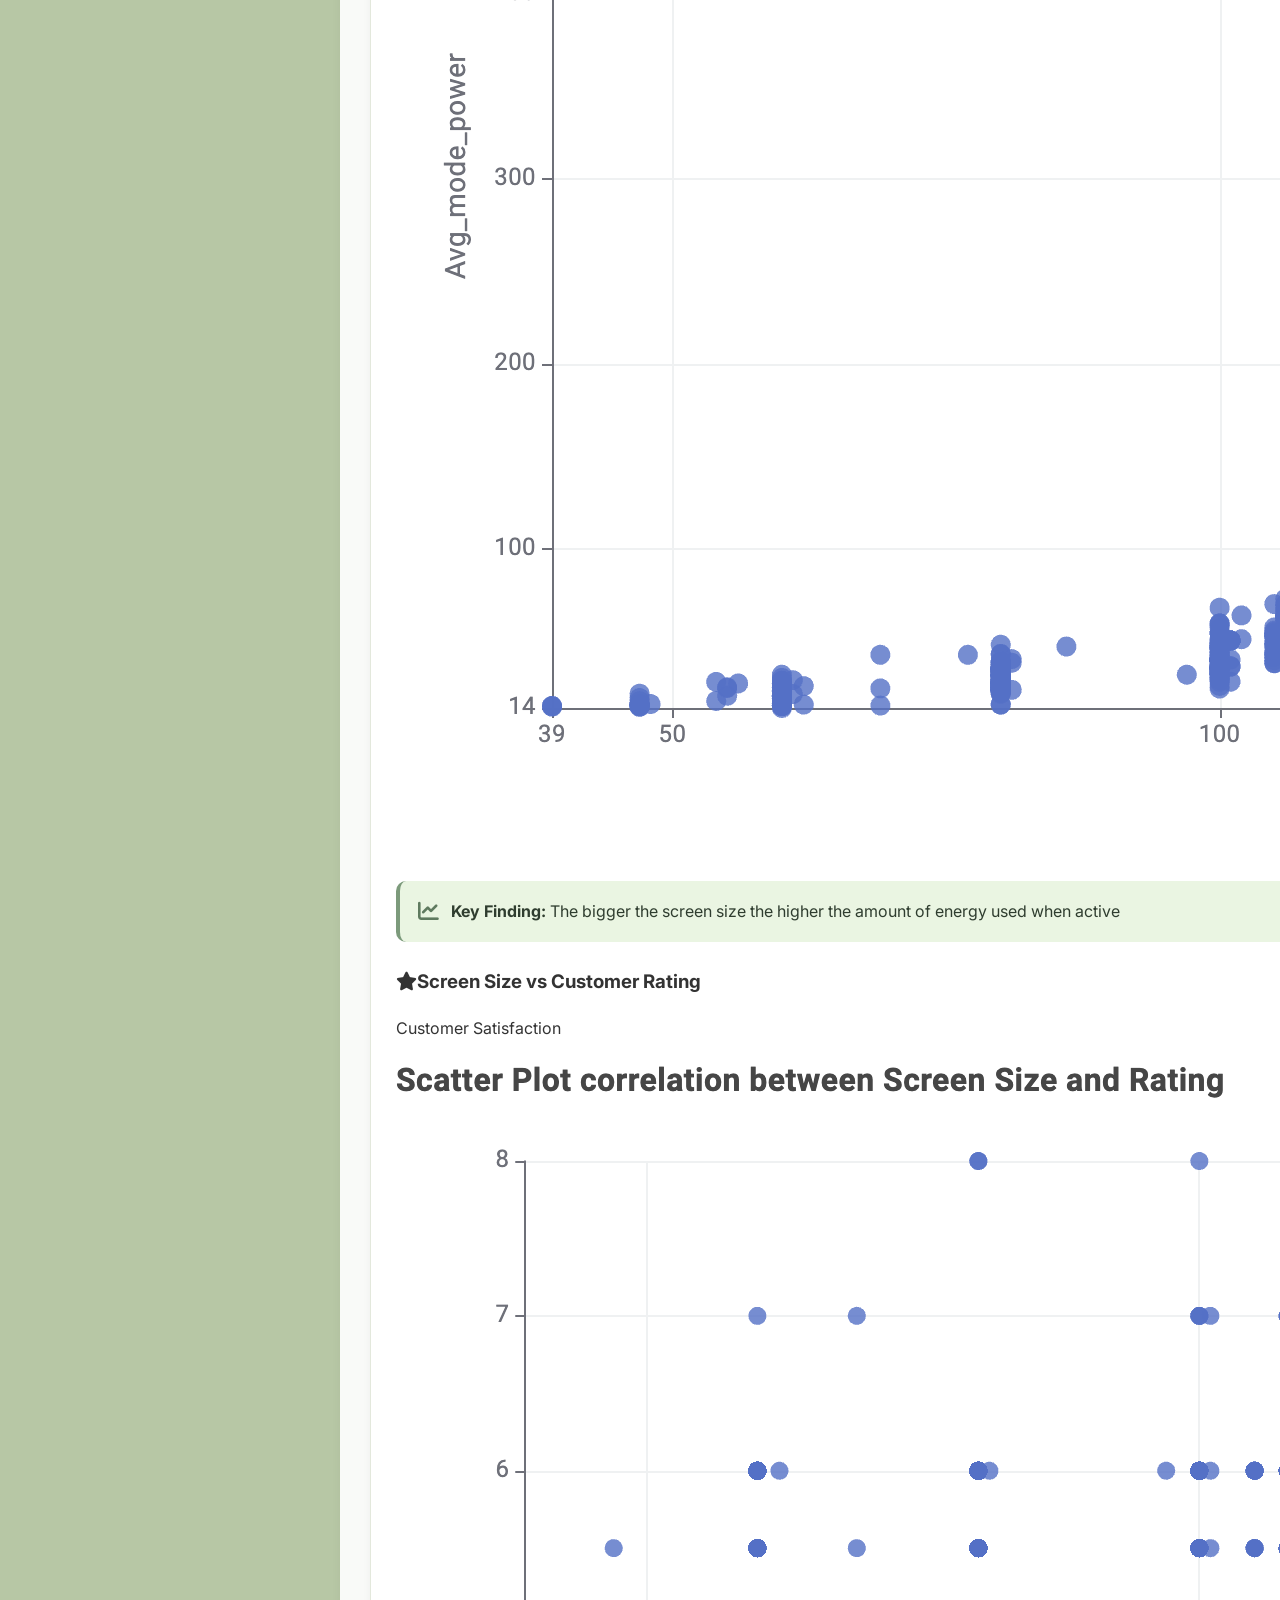
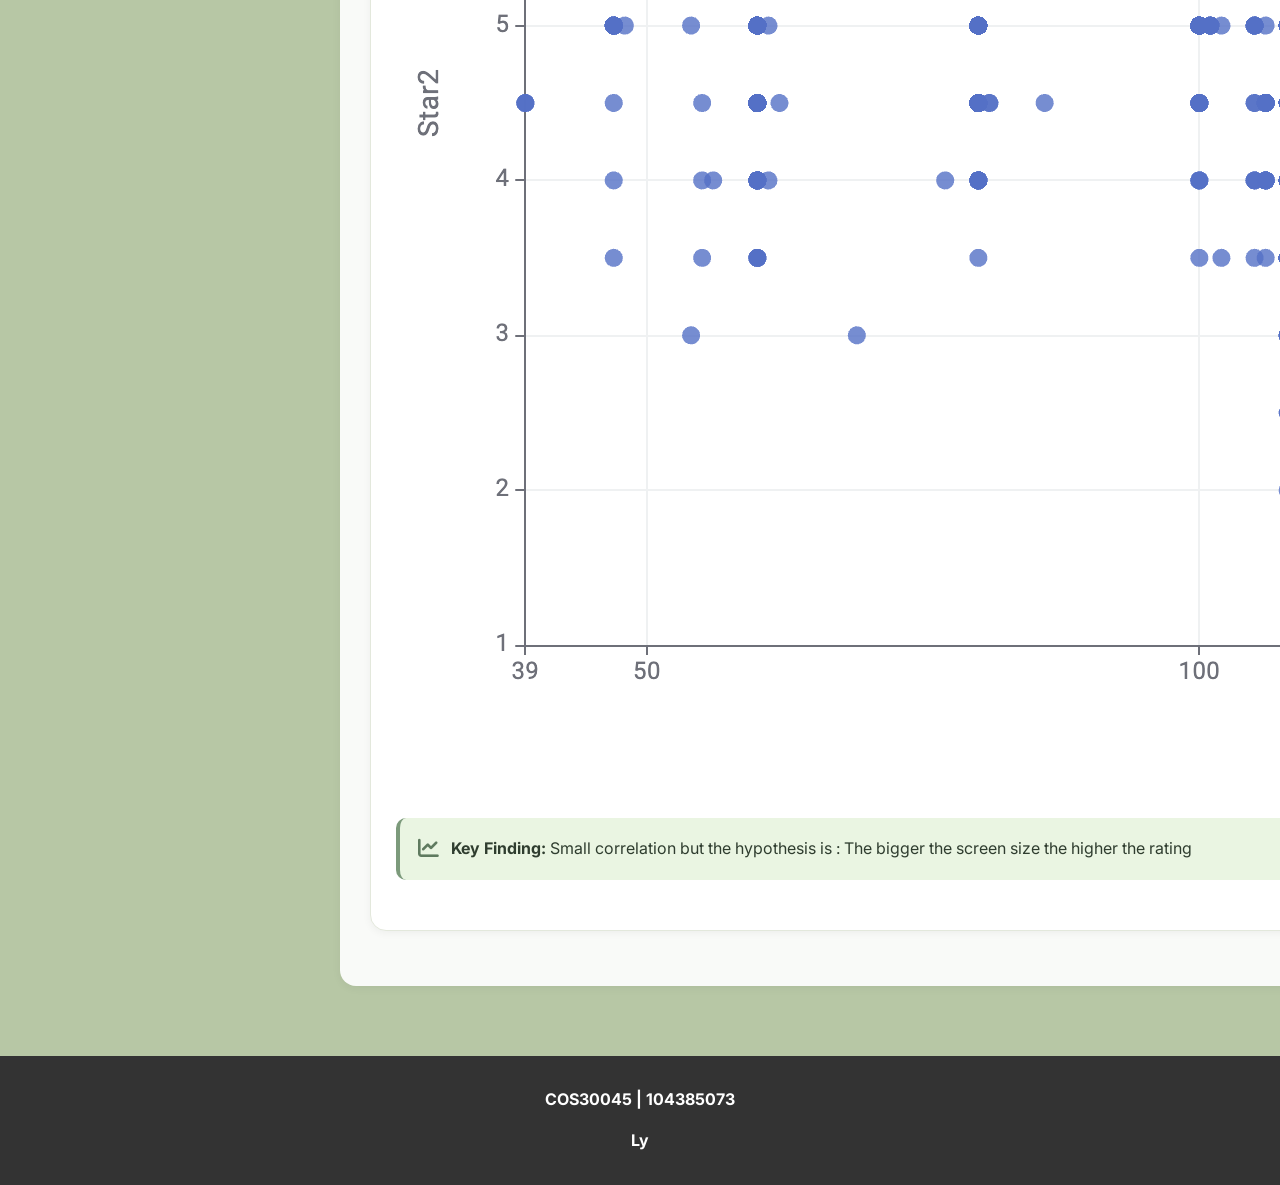
<file: vboard2.html>
<!Doctype html>
<html lang="en">
<head>
    <title>TV Market Analysis - Data Story</title>
    <meta charset="utf-8">
    <meta name="viewport" content="width=device-width, initial-scale=1">

    <!-- Include CSS files -->
    <link rel="stylesheet" href="css/style.css">
    <link rel="stylesheet" href="css/header.css">
    <link rel="stylesheet" href="css/footer.css">
    <link rel="stylesheet" href="css/datastory.css">
    <link rel="stylesheet" href="https://cdnjs.cloudflare.com/ajax/libs/font-awesome/6.4.0/css/all.min.css">
    <link href="https://fonts.googleapis.com/css2?family=Inter:wght@300;400;500;600;700&display=swap" rel="stylesheet">

</head>
<body>

    <!-- Header -->
    <section>
        <div class="hero-content" id="header-container"></div>
    </section>

    <!-- Data Story Section -->
    <section class="data-story-hero">
        <div class="hero-overlay">
            <div class="container">
                <h1>TV Market Analysis</h1>
                <p>Insights into consumer preferences and market trends in Australia's television industry</p>
            </div>
        </div>
    </section>

    <!-- Data Section -->
    <section class="data-story-section">
        <div class="container">
            <div class="content-wrapper">
                <aside class="sidebar"> 
                    <div class="sidebar-header">
                        <h3>Analysis Sections</h3>
                        <div class="active-indicator"></div>
                    </div>
                    <nav>
                        <ul>
                            <li><a href="#knime"  data-target="knime" class="nav-link active"><i class="fas fa-project-diagram"></i>Knime Workflow</a></li>
                            <li><a href="#popular-tv" data-target="popular-tv" class="nav-link"><i class="fas fa-chart-bar"></i>Popular TV Technologies</a></li>
                            <li><a href="#screen-sizes" data-target="screen-sizes" class="nav-link"><i class="fas fa-tv"></i>Screen Sizes</a></li>
                            <li><a href="#brands-models2"  data-target="brands-models2" class="nav-link"><i class="fas fa-tags"></i>Brands vs Models</a></li>
                            <li><a href="#power-consumption" data-target="power-consumption" class="nav-link"><i class="fas fa-bolt"></i>Power Consumption</a></li>
                            <li><a href="#screen-correlation"  data-target="screen-correlation" class="nav-link"><i class="fas fa-chart-line"></i>Screen Size Correlation</a></li>
                        </ul>
                    </nav>
                </aside>

                <!-- Main Section -->
                <main class="visualisations">
                    <!-- Knime Section -->
                    <section id="knime" class="viz-block active">
                        <div class="viz-header">
                            <h2><i class="fas fa-project-diagram"></i>Data Processing Workflow</h2>
                            <span class="viz-badge">Methodology</span>
                        </div>
                        <div class="viz-content">
                            <img src="images/knime.png" alt="Knime data processing workflow" class="viz-img">
                            <p class="explanation">
                                 Knime is used for data cleaning, data transformation and data visualisation to give insights into TV market trends across Australia based on the given questions in lab.
                            </p>
                        </div>
                    </section>

                    <!-- Popular TV Section -->
                    <section id="popular-tv" class="viz-block">
                        <div class="viz-header">
                            <h2><i class="fas fa-chart-bar"></i>TV Technology Market Share in Australia</h2>
                            <span class="viz-badge">Key Insight</span>
                        </div>
                        <div class="viz-content">
                            <img src="images/frequent_tv2.png" alt="Frequent TV sold in Australia chart" class="viz-img">
                            <div class="insight-box">
                                <i class="fas fa-lightbulb"></i>
                                <p><strong>Market Insight:</strong> LCD (LED) technology is the most popular  with 177 units sold while OLED is the least in the market with total of 11 units sold</p>
                            </div>
                            <p class="explanation">
                                The data reveals a strong consumer preference for budget-friendly LCD/LED technologies. This data shows that the consumers prefer affordability over premium technologies.
                            </p>
                            <div class="stats-grid">
                                <div class="stat-item">
                                    <span class="stat-number">177</span>
                                    <span class="stat-label">LCD (LED) Units</span>
                                </div>
                                <div class="stat-item">
                                    <span class="stat-number">116</span>
                                    <span class="stat-label">LCD Units</span>
                                </div>
                                <div class="stat-item">
                                    <span class="stat-number">11</span>
                                    <span class="stat-label">OLED Units</span>
                                </div>
                            </div>
                        </div>
                    </section>

                    <section id="screen-sizes" class="viz-block">
                        <div class="viz-header">
                            <h2><i class="fas fa-ruler-combined"></i>TV Screen Size Distribution in the Australian Market</h2>
                            <span class="viz-badge">Consumer Preference</span>
                        </div>
                    
                        <div class="viz-content">
                            <img src="images/screen_sizes.png" alt="TV Screen Size Distribution Chart" class="viz-img">
                            
                            <div class="insight-box">
                                <i class="fas fa-lightbulb"></i>
                                <div>
                                    <p><strong>Market Insight:</strong> The highest demand for TV Screen is at 164 cm and the average demand falls between 108 cm to 190 cm</p>
                                </div>
                            </div>
                    
                    
                            <div class="size-comparison">
                                <h3><i class="fas fa-balance-scale"></i>Screen Size Distribution</h3>
                                <div class="size-bars">
                                    <div class="size-bar">
                                        <span class="size-label">Small (≤107 cm)</span>
                                        <div class="bar-container">
                                            <div class="bar-fill" style="width: 15%"></div>
                                            
                                        </div>
                                    </div>
                                    <div class="size-bar">
                                        <span class="size-label">Medium (108-190 cm)</span>
                                        <div class="bar-container">
                                            <div class="bar-fill" style="width: 68%"></div>
                                           
                                        </div>
                                    </div>
                                    <div class="size-bar">
                                        <span class="size-label">Large (≥191 cm)</span>
                                        <div class="bar-container">
                                            <div class="bar-fill" style="width: 17%"></div>
                                            
                                        </div>
                                    </div>
                                </div>
                            </div>
                    
                          
                    
                            <p class="explanation">
                               The screen size analysis shows that the Australian market prefer the standard TV Screen to be in the range of between 108 CM - 190 CM with the most in-demand TV screen size is 164 CM.
                                The average range between 108 CM - 190 CM demand of the screen sizes could be used as a practical considerations for the consumers' living room sizes and space to fit in the 
                               television. 
                            </p>
                        </div>
                    </section>



                    <section id="brands-models2" class="viz-block">
                        <div class="viz-header">
                            <h2><i class="fas fa-crown"></i>Brand with the highest number of models in the Australian TV Market</h2>
                            <span class="viz-badge">Market Leadership</span>
                        </div>
                    
                        <div class="viz-content">
                            <img src="images/highest_models.png" alt="Brand Model Distribution Across Australian TV Market" class="viz-img">
                            
                            <div class="insight-box">
                                <i class="fas fa-lightbulb"></i>
                                <div>
                                    <p><strong>Market Insight:</strong>This data indicates that the Australian Markets prefer LG Brand when it comes to Television with it being the highest to have
                                        644 total modules in comparison with other brands</p>
                                </div>
                            </div>
                    
                       </div>
                    
                    
                            <p class="explanation">
                                The brand model distribution reveals a highly concentrated market where LG produced 644 models for their television production units, exceeding othe brands competitors. 
                                This information could be useful for the technology market probably due to the marketing stratergy applied by LG for their significant  electronics influence in 
                                the Australian market that effect the buyers personal choice of brand. 
                            </p>
                               
                       
                    </section>

                    <section id="power-consumption" class="viz-block">
                        <div class="viz-header">
                            <h2><i class="fas fa-bolt"></i>Power Savings Analysis</h2>
                            <span class="viz-badge">Energy Performance</span>
                        </div>
                    
                        <div class="viz-content">
                            <img src="images/power.png" alt="Power Consumption by Screen Technology" class="viz-img">
                            
                            <div class="insight-box">
                                <i class="fas fa-lightbulb"></i>
                                <div>
                                    <p><strong> Key Finding:</strong> LCD technology leads in energy savings at 87.29 kWh.</p>
                                </div>
                            </div>
                    
                    
                            <div class="key-takeaway">
                                <h4><i class="fas fa-check-circle"></i> Bottom Line</h4>
                                <p>LCD technology offers the optimal balance of performance and energy savings, in comparison with LED and OLED technologies</p>
                            </div>
                        </div>
                    </section>


                    <section id="screen-correlation2" class="viz-block">
                        <div class="viz-header">
                            <h2><i class="fas fa-bolt"></i>Screen Sizes Correlation with Power & Rating </h2>
                            <span class="viz-badge">Correlation Analysis</span>
                        </div>

                        <div class="viz-content">
                            <img src="images/size&power.png" alt="Power Consumption by Screen Technology" class="viz-img">
                        </div>

                        <div class="viz-content">
                            <img src="images/size&rating.png" alt="Power Consumption by Screen Technology" class="viz-img">
                        </div>
                    </section>

                    <section id="screen-correlation" class="viz-block">
                        <div class="viz-header">
                            <h2><i class="fas fa-project-diagram"></i>Screen Size Correlation Analysis</h2>
                            <span class="viz-badge">Relationship Insights</span>
                        </div>
                    
                        <div class="correlation-container">
                            <!-- Power Consumption Correlation -->
                            <div class="correlation-section">
                                <div class="correlation-header">
                                    <h3><i class="fas fa-bolt"></i>Screen Size vs Power Consumption</h3>
                                    <span class="correlation-badge">Energy Impact</span>
                                </div>
                                <div class="viz-content">
                                    <img src="images/size&power.png" alt="Screen Size vs Power Consumption Correlation" class="viz-img">
                                    
                                    <div class="insight-box">
                                        <i class="fas fa-chart-line"></i>
                                        <div>
                                            <p><strong>Key Finding:</strong> The bigger the screen size the higher the amount of energy used when active 
                                            </p>
                                        </div>
                                    </div>
                    
                    
                                </div>
                            </div>
                    
                            <!-- Rating Correlation -->
                            <div class="correlation-section">
                                <div class="correlation-header">
                                    <h3><i class="fas fa-star"></i>Screen Size vs Customer Rating</h3>
                                    <span class="correlation-badge">Customer Satisfaction</span>
                                </div>
                                <div class="viz-content">
                                    <img src="images/size&rating.png" alt="Screen Size vs Customer Rating Correlation" class="viz-img">
                                    
                                    <div class="insight-box">
                                        <i class="fas fa-chart-line"></i>
                                        <div>
                                            <p><strong>Key Finding:</strong>  Small correlation but the hypothesis is : The bigger the screen size the higher the rating
                                            </p>
                                        </div>
                                    </div>
                    
                                  
                                </div>
                            </div>
                        </div>
                    
                      
                    </section>

                    <!-- Add more viz-block sections for other analyses /Market Insight:</strong>This data illustrates that LCD uses least amount of power when in used with the 
                                    average of 87.29 KWH --> 
                    
                </main>
            </div>
        </div>
    </section>

    <!-- Footer -->
    <section>
        <div class="hero-content" id="footer-container"></div>
    </section>

    <script src="javascript/js1.js"></script>
    <script src="javascript/js2.js"></script>


    

</body>
</html>
</file>
<file: css/style.css>
html,
body {
    height: 100%;
    margin: 0;
    font-family: Arial, sans-serif;
    background-color: #b7c7a5;
    line-height: 1.6;
}

main {
    flex: 1;
}

/* Main Container */
.main-container {
    max-width: 1200px;
    margin: 0 auto;
    padding: 20px;
}

/* Page Header */
.page-header {
    text-align: center;
    margin-bottom: 40px;
    padding: 20px;
    background-color: rgba(255, 255, 255, 0.7);
    border-radius: 8px;
    box-shadow: 0 2px 10px rgba(0, 0, 0, 0.1);
}

.page-header h1 {
    font-size: 2.5rem;
    color: #2c3e2f;
    margin-bottom: 10px;
}

.page-header p {
    font-size: 1.1rem;
    color: #3a4e35;
    max-width: 600px;
    margin: 0 auto;
}

/* Chart Section */
.chart-section {
    margin-bottom: 50px;
}

.chart-container {
    background-color: white;
    border-radius: 8px;
    padding: 25px;
    box-shadow: 0 4px 15px rgba(0, 0, 0, 0.1);
    transition: transform 0.3s ease;
}

.chart-container:hover {
    transform: translateY(-5px);
}

.chart-header {
    margin-bottom: 20px;
    text-align: center;
}

.chart-header h2 {
    font-size: 1.8rem;
    color: #2c3e2f;
    margin-bottom: 10px;
}

.chart-description {
    color: #555;
    font-size: 1rem;
    max-width: 800px;
    margin: 0 auto;
}

.chart-visualization {
    width: 100%;
    height: 500px;
    margin: 20px auto;
    border: 1px solid #e0e0e0;
    border-radius: 4px;
    overflow: hidden;
}

.chart-footer {
    text-align: center;
    margin-top: 15px;
    font-style: italic;
    color: #666;
    font-size: 0.9rem;
}

/* Info Section */
.info-section {
    margin: 50px 0;
}

.info-cards {
    display: flex;
    justify-content: space-between;
    flex-wrap: wrap;
    gap: 20px;
}

.info-card {
    flex: 1;
    min-width: 250px;
    background-color: white;
    border-radius: 8px;
    padding: 25px;
    text-align: center;
    box-shadow: 0 4px 10px rgba(0, 0, 0, 0.1);
    transition: transform 0.3s ease;
}

.info-card:hover {
    transform: translateY(-5px);
}

.info-card i {
    font-size: 2.5rem;
    color: #3a4e35;
    margin-bottom: 15px;
}

.info-card h3 {
    font-size: 1.3rem;
    color: #2c3e2f;
    margin-bottom: 10px;
}

.info-card p {
    color: #555;
    font-size: 0.95rem;
}

/* Hero Section (keeping your existing styles) */
.hero {
    display: flex;
    justify-content: center;
    align-items: center;
    text-align: center;
    position: relative;
    height: 700px;
}

.hero-welcome {
    background-image: url("../images/main.jpg");
    background-size: cover;
    background-position: center;
    background-repeat: no-repeat;
}

.hero-welcome::before {
    content: "";
    position: absolute;
    top: 0; left: 0; right: 0; bottom: 0;
    background-color: rgba(0, 0, 0, 0.3);
}

.hero-content {
    position: relative;
    color: white;
    margin: 0;
    padding: 0;
}

.hero h2 {
    font-size: 3rem;
    color: #333;
    transform: translateX(250px);
}

.hero .italic {
    font-style: italic;
    font-family: Luminari, fantasy;
}

.hero .welcome {
    color: blue;
    font-weight: bold;
    font-family: Luminari, fantasy;
    text-align: right;
}

.feature-container {
    display: flex;
    justify-content: center;
    gap: 30px;
    margin-top: 20px;
}

.feature-box {
    width: 120px;
    height: 100px;
    border: 2px solid black;
    display: flex;
    align-items: center;
    justify-content: center;
    font-size: 2rem;
}

/* Image Slider css */
.features {
    text-align: center;
    padding: 40px 20px;
    background-color: #b7c7a5;
    position: relative;
    margin-bottom: 0;
    padding-bottom: 40px;
}

.features h3 {
    font-size: 2rem;
    margin-bottom: 30px;
    font-weight: bold;
    color: #333;
    border-bottom: 2px solid #3a4e35;
    display: inline-block;
    padding-bottom: 8px;
}

.slider {
    width: 100%;
    max-width: 900px;
    height: 400px;
    margin: 40px auto;
    overflow: hidden;
    border-radius: 8px;
    position: relative;
    box-shadow: 0 4px 10px rgba(0,0,0,0.2);
    margin-bottom: 0;
}

.slides {
    display: flex;
    width: 300%;
    height: 100%;
    animation: slide 15s infinite ease-in-out;
}

.slides a {
    width: 33.333%;
    flex-shrink: 0;
    display: flex;
    justify-content: center;
    align-items: center;
    overflow: hidden;
}

.slides img {
    width: 100%;
    height: 100%;
    object-fit: contain;
    display: block;
    transition: transform 0.7s ease;
}

.slides img:hover {
    transform: scale(1.05);
}



/* Animation keyframes */
@keyframes slide {
    0% { transform: translateX(0%); }
    33% { transform: translateX(0%); }
    36% { transform: translateX(-33.333%); }
    66% { transform: translateX(-33.333%); }
    69% { transform: translateX(-66.666%); }
    99% { transform: translateX(-66.666%); }
    100% { transform: translateX(0%); }
}

/* Responsive Design */
@media (max-width: 768px) {
    .main-container {
        padding: 10px;
    }
    
    .page-header h1 {
        font-size: 2rem;
    }
    
    .chart-header h2 {
        font-size: 1.5rem;
    }
    
    .info-cards {
        flex-direction: column;
    }
    
    .hero h2 {
        font-size: 2rem;
        transform: translateX(0);
    }
}
</file>
<file: css/footer.css>
footer {
    background: #333;
    color: white;
    text-align: center;
    padding: 15px 0;
    margin-top: 40px;
     position: relative;
    width: 100%;
    bottom: 0;
}

footer .signature {
    font-style: italic;
}
</file>
<file: css/about.css>
html, body {
    height: 100%;
    margin: 0;
}

body {
    display: flex;
    flex-direction: column;
    min-height: 100vh;
}

main {
    flex: 1 0 auto;
}

#footer-container {
    flex-shrink: 0;
}

        
        /* Header styles (similar to TV page) */
        .page-header {
            text-align: center;
            padding: 40px 20px;
            background: linear-gradient(135deg, #8ca076 0%, #b7c7a5 100%);
            margin-bottom: 40px;
            color: white;
        }
        
        .page-header h1 {
            font-size: 2.5rem;
            margin-bottom: 15px;
        }
        
        .page-header p {
            font-size: 1.2rem;
            max-width: 800px;
            margin: 0 auto;
            opacity: 0.9;
        }
        
      
        .about-content {
            max-width: 1200px;
            margin: 0 auto;
            padding: 0 20px 60px;
        }
        
        .about-section {
            background: white;
            border-radius: 12px;
            overflow: hidden;
            box-shadow: 0 5px 15px rgba(0, 0, 0, 0.08);
            margin-bottom: 40px;
            padding: 30px;
            transition: transform 0.3s, box-shadow 0.3s;
        }
        
        .about-section:hover {
            transform: translateY(-5px);
            box-shadow: 0 10px 25px rgba(0, 0, 0, 0.12);
        }
        
        .about-section h2 {
            color: #202021;
            margin-bottom: 20px;
            padding-bottom: 10px;
            border-bottom: 2px solid #f1f2f6;
            text-align: center;
        }
        

       
        .values-grid {
            display: grid;
            grid-template-columns: repeat(auto-fit, minmax(300px, 1fr));
            gap: 25px;
            margin-top: 30px;
        }
        
        .value-item {
            text-align: center;
            padding: 25px 20px;
            background: #f8f9fa;
            border-radius: 10px;
            transition: background 0.3s;
        }
        
        .value-item:hover {
            background: #edf2ff;
        }
        
        .value-icon {
            font-size: 2.5rem;
            color: #121212;
            margin-bottom: 15px;
        }
        
        .value-item h3 {
            margin-bottom: 10px;
            color: #2d3436;
        }
        
      
       
        
        /* Responsive design */
        @media (max-width: 768px) {
            .page-header h1 {
                font-size: 2rem;
            }
            
            .page-header p {
                font-size: 1rem;
            }
            
            .about-section {
                padding: 20px;
            }
            
            .team-grid, .values-grid {
                grid-template-columns: 1fr;
            }
        }
</file>
<file: css/lab4.css>
.responsive-svg-container {
    margin: 0 auto; /* center */
    width: 100%; /* fill parent width */
    max-width: 1200px; /* cap max width */
    justify-content: center;
  margin-top: 20px;
    }

    svg {
        background-color: #cbd5b1;  /* soft green background to match page */
        border-radius: 8px;
        box-shadow: 0 3px 10px rgba(0,0,0,0.2);
      }

    /* css/lab2-chart.css */
/* Styling for Lab 2 Chart Page */

.lab2-container {
    max-width: 1200px;
    margin: 0 auto;
    padding: 2rem;
}

.lab2-header {
    text-align: center;
    margin-bottom: 2rem;
    padding-bottom: 1rem;
    border-bottom: 2px solid #e0e0e0;
}

.lab2-header h1 {
    color: #2c3e50;
    font-size: 2.5rem;
    margin-bottom: 0.5rem;
    font-weight: 600;
}

.lab2-header .subtitle {
    color: #7f8c8d;
    font-size: 1.2rem;
    font-weight: 300;
}

.chart-section {
    background: white;
    border-radius: 8px;
    padding: 2rem;
    box-shadow: 0 2px 10px rgba(0, 0, 0, 0.1);
    margin-bottom: 2rem;
}

.chart-section h2 {
    color: #34495e;
    margin-bottom: 1rem;
    font-size: 1.5rem;
    border-bottom: 1px solid #ecf0f1;
    padding-bottom: 0.5rem;
}

.responsive-svg-container {
    margin: 0 auto;
    width: 100%;
    max-width: 1200px;
    background: white;
    border-radius: 6px;
    padding: 1.5rem;
    border: 1px solid #e0e0e0;
}

.info-panel {
    background: #f8f9fa;
    border-left: 4px solid #3498db;
    padding: 1rem 1.5rem;
    margin: 1.5rem 0;
    border-radius: 4px;
}

.info-panel h3 {
    color: #2c3e50;
    margin-bottom: 0.5rem;
    font-size: 1.1rem;
}

.info-panel p {
    color: #5d6d7e;
    margin: 0;
    line-height: 1.5;
}

.data-highlights {
    display: grid;
    grid-template-columns: repeat(auto-fit, minmax(200px, 1fr));
    gap: 1rem;
    margin: 1.5rem 0;
}

.highlight-card {
    background: linear-gradient(135deg, #667eea 0%, #764ba2 100%);
    color: white;
    padding: 1.5rem;
    border-radius: 6px;
    text-align: center;
}

.highlight-card .number {
    font-size: 2rem;
    font-weight: bold;
    display: block;
    margin-bottom: 0.5rem;
}

.highlight-card .label {
    font-size: 0.9rem;
    opacity: 0.9;
}

/* Chart specific styles */
.bar {
    transition: all 0.3s ease;
}

.bar:hover {
    opacity: 0.8;
    transform: translateY(-2px);
}

/* Responsive design */
@media (max-width: 768px) {
    .lab2-container {
        padding: 1rem;
    }
    
    .lab2-header h1 {
        font-size: 2rem;
    }
    
    .chart-section {
        padding: 1rem;
    }
    
    .data-highlights {
        grid-template-columns: 1fr;
    }
}
</file>
<file: css/style6.css>
/*styling for lab6*/

/* Dashboard Layout */
.dashboard {
    display: flex;
    gap: 30px;
    margin-bottom: 50px;
}

/* Navigation Styles */
.chart-nav {
    flex: 0 0 250px;
    background-color: white;
    border-radius: 8px;
    padding: 20px;
    box-shadow: 0 4px 15px rgba(0, 0, 0, 0.1);
    height: fit-content;
}

.chart-nav h3 {
    color: #2c3e2f;
    margin-bottom: 20px;
    padding-bottom: 10px;
    border-bottom: 2px solid #3a4e35;
    font-size: 1.3rem;
}

.nav-list {
    list-style: none;
    padding: 0;
    margin: 0;
}

.nav-list li {
    margin-bottom: 10px;
}

.nav-link {
    display: block;
    padding: 12px 15px;
    text-decoration: none;
    color: #555;
    background-color: #f8f9fa;
    border-radius: 6px;
    transition: all 0.3s ease;
    border-left: 4px solid transparent;
    font-weight: 500;
}

.nav-link:hover {
    background-color: #e9ecef;
    color: #2c3e2f;
    border-left-color: #3a4e35;
}

.nav-link.active {
    background-color: #3a4e35;
    color: white;
    border-left-color: #2c3e2f;
}

/* Chart Area */
.chart-area {
    flex: 1;
}

.chart-section {
    display: none;
}

.chart-section.active {
    display: block;
    animation: fadeIn 0.5s ease-in;
}

@keyframes fadeIn {
    from { opacity: 0; transform: translateY(10px); }
    to { opacity: 1; transform: translateY(0); }
}


/* Graphs */
#scatterplot {
    width: 100%;
    height: 100%;
    border: none;
    margin: 0 auto;
}

.dot:hover {
    fill: orange;
    transform: scale(1.3);
    transition: transform 1000s ease;
}



.chart-container {
  max-width: 900px;
  margin: 0 auto;
}

.chart-visualization {
  display: flex;
  justify-content: center;
  align-items: center;
  width: 100%;
  height: 300px;
  margin: 20px auto;
  border: none;
  border-radius: 1px;
  overflow: hidden;
  
}

.chart-header,
.chart-footer {
    text-align: center;
}

.chart-visualization svg {
    
        transform: none;        
        margin-top: -90px;         
        display: block;
           
}

.chart-spacer {
    height: 80px;
    width: 100%;
}



/* Donut Chart Specific Styles */
.donut-container {
    position: relative;
    display: flex;
    justify-content: center;
    align-items: center;
}

.donut-legend {
    display: flex;
    flex-wrap: wrap;
    gap: 15px;
    justify-content: center;
    margin-top: 20px;
}

.legend-item {
    display: flex;
    align-items: center;
    gap: 8px;
    font-size: 0.9rem;
}

.legend-color {
    width: 15px;
    height: 15px;
    border-radius: 3px;
}


/* Fix for donut chart positioning - DECREASED HEIGHT */
#donut-chart {
    min-height: 400px; /* Decreased from 550px */
    display: flex;
    justify-content: center;
    align-items: center;
    padding: 15px 0; /* Reduced padding */
}

/* Ensure chart visualization has proper spacing */
.chart-visualization {
    display: flex;
    justify-content: center;
    align-items: center;
    width: 100%;
    height: 450px;          /* ⬆ Increased height */
    margin: 30px auto;      /* ⬆ Slightly larger vertical margin */
    overflow: visible;      /* ⬆ Allow legend to show fully */
  }
  
/* Specific fixes for donut chart section */
#donut-section .chart-container {
    padding-bottom: 20px; /* Reduced from 40px */
}

#donut-section .chart-visualization {
    height: auto;
    min-height: 350px; /* Decreased from 500px */
    display: flex;
    flex-direction: column;
    align-items: center;
    justify-content: flex-start;
    margin-top: 10px; /* Reduced from 20px */
}

/* Ensure the donut chart SVG is properly contained */
#donut-chart svg {
    display: block;
    margin: 0 auto;
    max-height: 350px; /* Added max-height constraint */
}

/* Adjust legend positioning */
.donut-legend {
    margin-top: 20px !important; /* Reduced from 30px */
    padding: 10px 15px; /* Reduced vertical padding */
    background: rgba(255, 255, 255, 0.9);
    border-radius: 8px;
    max-width: 80%;
    margin: 0 auto;
    height: auto;
}

/* Improve donut chart text readability */
#donut-chart text {
    font-family: Arial, sans-serif;
    user-select: none;
}

/* Ensure tooltips don't interfere */
.donut-tooltip {
    z-index: 1000;
    pointer-events: none;
}

/* Optional: Reduce overall chart container height */
.chart-container {
    min-height: 450px; /* If you had this set higher, reduce it */
}


/*BAR CHART*/
.tooltip {
    background: white;
    border: 1px solid #ccc;
    border-radius: 4px;
    padding: 10px;
    box-shadow: 0 2px 4px rgba(0,0,0,0.1);
    font-family: Arial, sans-serif;
}

#bar-chart {
    margin: 40px auto;
    max-width: 900px;
}

/*LINE CHART*/
#line-chart {
    margin: 50px auto;
    max-width: 900px;
  }
  
  #line-chart svg {
    overflow: visible;
  }
  
  .line {
    transition: all 0.3s ease;
  }
  
  .line:hover {
    stroke-width: 3.5;
  }

  .line-tooltip {
    position: absolute;
    background: rgba(0, 0, 0, 0.8);
    color: #fff;
    padding: 8px 10px;
    border-radius: 6px;
    font-size: 13px;
    font-family: Arial, sans-serif;
    pointer-events: none;
    z-index: 9999; /* ensures it stays on top */
    transition: opacity 0.2s ease;
  }
  
  .line {
    transition: opacity 0.3s;
  }
  .legend-item.inactive rect {
    opacity: 0.3;
  }
  
  



/*

const donutTooltipCSS = `
.donut-tooltip {
    position: absolute;
    padding: 10px;
    background: rgba(0, 0, 0, 0.8);
    color: white;
    border-radius: 5px;
    pointer-events: none;
    font-size: 12px;
    z-index: 1000;
}



const style = document.createElement('style');
style.textContent = donutTooltipCSS;
document.head.appendChild(style);*/

/* Responsive Design */
@media (max-width: 768px) {
    .dashboard {
        flex-direction: column;
    }
    
    .chart-nav {
        flex: none;
        width: 100%;
    }
    
    .nav-list {
        display: flex;
        flex-wrap: wrap;
        gap: 10px;
    }
    
    .nav-list li {
        flex: 1;
        min-width: 120px;
        margin-bottom: 0;
    }
    
    .nav-link {
        text-align: center;
        border-left: none;
        border-bottom: 3px solid transparent;
    }
    
    .nav-link.active {
        border-left: none;
        border-bottom-color: #2c3e2f;
    }
    
    .nav-link:hover {
        border-left: none;
        border-bottom-color: #3a4e35;
    }
}
</file>
<file: css/histogram.css>
/*styling for histogram*/
/* Button container */
.button-container {
    text-align: center;
    margin: 25px 0;
  }
  
  .filter-btn {
    background-color: #e0e0e0;
    border: none;
    color: #333;
    padding: 10px 18px;
    margin: 5px;
    border-radius: 8px;
    font-size: 15px;
    cursor: pointer;
    transition: all 0.3s ease;
  }
  
  .filter-btn:hover {
    background-color: #69b3a2;
    color: #fff;
  }
  
  .filter-btn.active {
    background-color: #69b3a2;
    color: white;
    box-shadow: 0 0 6px rgba(105, 179, 162, 0.6);
  }
  
  /* Histogram container */
  #histogram {
    display: flex;
    justify-content: center;
    align-items: center;
    margin: 40px auto;
    background: #f9f9f9;
    padding: 25px;
    border-radius: 12px;
    box-shadow: 0px 3px 10px rgba(0, 0, 0, 0.1);
    width: 90%;
    max-width: 900px;
  }
  
  /* Tooltip styling */
  .tooltip {
    position: absolute;
    background-color: #fff;
    border: 1px solid #ccc;
    border-radius: 6px;
    padding: 8px 12px;
    font-size: 13px;
    pointer-events: none;
    color: #333;
    box-shadow: 0 2px 8px rgba(0, 0, 0, 0.15);
    transition: opacity 0.3s ease;
  }

  #scatterplot {
    display: flex;
    justify-content: center;
    align-items: center;
    margin: 40px auto;
    background: #f9f9f9;
    padding: 25px;
    border-radius: 12px;
    box-shadow: 0px 3px 10px rgba(0, 0, 0, 0.1);
    width: 90%;
    max-width: 900px;
  }
</file>
<file: css/datastory.css>
/* datastory2.css – Refined soft green theme */

/* General Page Background */
body {
    background-color: #d2dec3;
    font-family: 'Inter', sans-serif;
    color: #333;
    margin: 0;
  }
  
  /* Layout */
  .content-wrapper {
    display: grid;
    grid-template-columns: 280px 1fr;
    gap: 30px;
    align-items: flex-start;
    padding: 30px;
  }
  
  /* Sidebar Styling */
  .sidebar {
    background: #c9d8b6; /* soft green tone */
    border-radius: 16px;
    padding: 20px 0;
    position: sticky;
    top: 100px;
    height: fit-content;
    box-shadow: 0 4px 12px rgba(0, 0, 0, 0.05);
  }
  
  .sidebar nav ul {
    list-style: none;
    padding: 0;
    margin: 0;
  }
  
  .nav-link {
    display: flex;
    align-items: center;
    padding: 14px 24px;
    margin: 4px 12px;
    color: #2f3d2f;
    font-weight: 500;
    border-radius: 10px;
    text-decoration: none;
    transition: all 0.3s ease;
  }
  
  .nav-link:hover {
    background-color: #b7c7a5;
    color: white;
  }
  
  .nav-link.active {
    background-color: #7c9a7b; /* darker sage for active */
    color: #fff;
  }
  
  .nav-link i {
    margin-right: 10px;
    font-size: 1rem;
  }
  
  /* Visualization Section */
  .visualisations {
    background: #f9faf8;
    border-radius: 16px;
    padding: 25px 30px;
    box-shadow: 0 2px 10px rgba(0, 0, 0, 0.05);
  }
  
  /* Headings */
  .viz-header h2 {
    color: #2f3d2f;
    font-weight: 600;
    margin-bottom: 15px;
  }
  
  /* Insight Box */
  .insight-box {
    background: #eaf5e2;
    border-left: 4px solid #7c9a7b;
    padding: 18px;
    border-radius: 10px;
    margin: 25px 0;
    display: flex;
    align-items: center;
    gap: 12px;
  }
  
  .insight-box i {
    color: #5f7a5f;
    font-size: 1.3rem;
  }
  
  .insight-box p {
    color: #2f3d2f;
    margin: 0;
  }
  
  /* Explanation Text */
  .explanation {
    background: #f3f6ef;
    padding: 18px;
    border-radius: 10px;
    border-left: 4px solid #b7c7a5;
    color: #445044;
    line-height: 1.6;
  }
  
  /* Stat Cards */
  .stats-grid {
    display: grid;
    grid-template-columns: repeat(auto-fit, minmax(150px, 1fr));
    gap: 18px;
    margin-top: 25px;
  }
  
  .stat-item {
    background: #7c9a7b;
    color: #fff;
    border-radius: 12px;
    text-align: center;
    padding: 20px 10px;
    box-shadow: 0 4px 8px rgba(0, 0, 0, 0.08);
  }
  
  .stat-number {
    font-size: 2rem;
    font-weight: 700;
  }
  
  .stat-label {
    font-size: 0.9rem;
    opacity: 0.9;
  }
  
  /* Visualization Blocks */
  .viz-block {
    background: #fff;
    border-radius: 16px;
    padding: 25px;
    margin-bottom: 30px;
    border: 1px solid #e3e8dc;
    box-shadow: 0 2px 8px rgba(0, 0, 0, 0.05);
  }
  
  /* Responsive Adjustments */
  @media (max-width: 768px) {
    .content-wrapper {
      grid-template-columns: 1fr;
      gap: 20px;
      padding: 20px;
    }
  
    .sidebar {
      position: static;
      margin-bottom: 20px;
    }
  }
</file>
<file: css/header.css>
@import url('https://cdnjs.cloudflare.com/ajax/libs/font-awesome/6.4.0/css/all.min.css');


header {
    background: #b7c7a5;
    padding: 0;
    margin: 0;
    border: 2px solid #000;
    border-radius: 4px;
    box-shadow: 0 4px 8px rgba(0, 0, 0, 0.1);
}

.navbar {
    display: flex;
    justify-content: space-between;
    align-items: center;
    padding: 0 20px;
    /*max-width: 1200px;
    margin: 0 auto;*/
    background-color: #b7c7a5;
    color: #333;
    line-height: 2.6;
}



.logo-img {
    width: 80px;   /* shrink image size */
    height: auto;  /* maintain aspect ratio */
   
}

/* Keep it aligned top-left */
.logo {
    display: flex;
    align-items: flex-start; 
    justify-content: flex-start;
    margin-top: 10px;  
    margin-left: -1300px;
}


.logo-text {
    color: #333;
    font-weight: 700;
    font-size: 1.2rem;

}

.nav-links {
    list-style: none;
    display: flex;
    gap: 25px;
    margin: 0;
    padding: 0;
}

.nav-links li a {
    text-decoration: none;
    color: #333;
    font-weight: bold;
    padding: 8px 12px;
    border-radius: 4px;
    transition: all 0.3s ease;
    display: flex;
    align-items: center;
    gap: 5px;
}

.nav-links li a:hover {
    background-color: #3a4e35;
    color: white;
}



/* Responsive design */
@media (max-width: 768px) {
    .navbar {
        flex-direction: column;
        padding: 10px;
    }
    
    .nav-links {
        gap: 15px;
        flex-wrap: wrap;
        justify-content: center;
    }
    
    .logo {
        margin-bottom: 10px;
    }
}








/*header {
    background: #f5f5f5;
    line-height: 2.6;
   
}

.navbar {
    display: flex;
    justify-content: space-between;
    align-items: center;
    background-color: #b7c7a5;
    color: #333;
    line-height: 2.6;
}

.logo {
    font-size: 1.5rem;
    
}

.nav-links {
    list-style: none;
    display: flex;
    gap: 20px;
}

.nav-links li a {
    text-decoration: none;
    color: #333;
    font-weight: bold;
}*/
</file>
